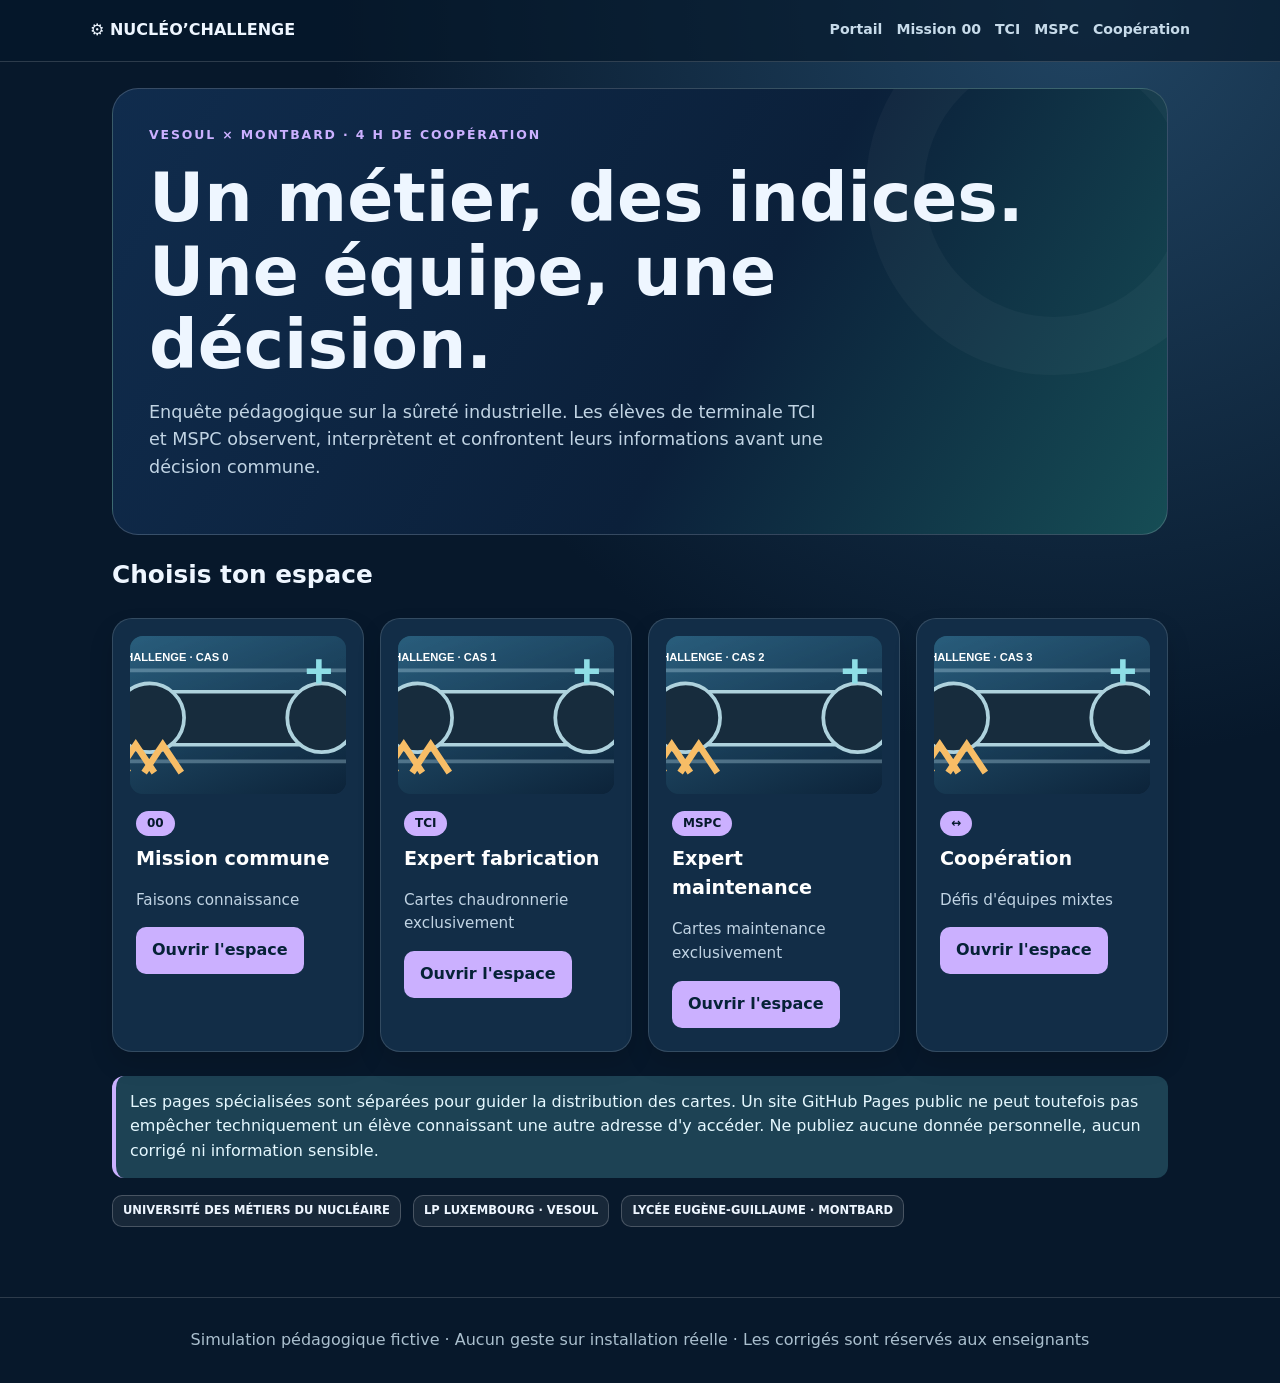
<file: index.html>
<!doctype html><html lang="fr"><head><meta charset="utf-8"><meta name="viewport" content="width=device-width,initial-scale=1"><title>Accueil – NUCLÉO’CHALLENGE</title><link rel="stylesheet" href="style.css"></head><body class="theme-accueil"><header><strong>⚙ NUCLÉO’CHALLENGE</strong><nav><a href="index.html">Portail</a><a href="accueil.html">Mission 00</a><a href="tci.html">TCI</a><a href="mspc.html">MSPC</a><a href="collectif.html">Coopération</a></nav></header><main><section class="hero"><div class="eyebrow">Vesoul × Montbard · 4 h de coopération</div><h1>Un métier, des indices.<br>Une équipe, une décision.</h1><p class="intro">Enquête pédagogique sur la sûreté industrielle. Les élèves de terminale TCI et MSPC observent, interprètent et confrontent leurs informations avant une décision commune.</p></section><h2>Choisis ton espace</h2><div class="cards"><article class="panel"><div class="scene"><svg viewBox="0 0 400 170" preserveAspectRatio="xMidYMid slice"><defs><linearGradient id="g0" x2="1" y2="1"><stop stop-color="#2e6686"/><stop offset="1" stop-color="#081b30"/></linearGradient></defs><rect width="400" height="170" fill="url(#g0)"/><g opacity=".37" stroke="#accddf" fill="none" stroke-width="4"><path d="M0 37H400M0 135H400M55 0V170M340 0V170"/><path d="M42 75H360M42 92H360" stroke-width="15"/></g><g fill="#172c3d" stroke="#aed2dd" stroke-width="4"><rect x="105" y="60" width="185" height="57" rx="18"/><circle cx="105" cy="88" r="37"/><circle cx="290" cy="88" r="37"/></g><g fill="none" stroke="#f7bd66" stroke-width="7"><path d="M42 147l20-30 20 30M70 147l20-30 20 30M99 147l20-30 20 30"/></g><path d="M287 25v26M274 38h26" stroke="#8edee6" stroke-width="6"/><text x="16" y="27" font-size="12" fill="white" font-weight="700" font-family="sans-serif">NUCLÉO’CHALLENGE · CAS 0</text></svg></div><div class="tag">00</div><h3>Mission commune</h3><p>Faisons connaissance</p><a class="btn" href="accueil.html">Ouvrir l'espace</a></article><article class="panel"><div class="scene"><svg viewBox="0 0 400 170" preserveAspectRatio="xMidYMid slice"><defs><linearGradient id="g1" x2="1" y2="1"><stop stop-color="#2e6686"/><stop offset="1" stop-color="#081b30"/></linearGradient></defs><rect width="400" height="170" fill="url(#g1)"/><g opacity=".37" stroke="#accddf" fill="none" stroke-width="4"><path d="M0 37H400M0 135H400M55 0V170M340 0V170"/><path d="M42 75H360M42 92H360" stroke-width="15"/></g><g fill="#172c3d" stroke="#aed2dd" stroke-width="4"><rect x="105" y="60" width="185" height="57" rx="18"/><circle cx="105" cy="88" r="37"/><circle cx="290" cy="88" r="37"/></g><g fill="none" stroke="#f7bd66" stroke-width="7"><path d="M42 147l20-30 20 30M70 147l20-30 20 30M99 147l20-30 20 30"/></g><path d="M287 25v26M274 38h26" stroke="#8edee6" stroke-width="6"/><text x="16" y="27" font-size="12" fill="white" font-weight="700" font-family="sans-serif">NUCLÉO’CHALLENGE · CAS 1</text></svg></div><div class="tag">TCI</div><h3>Expert fabrication</h3><p>Cartes chaudronnerie exclusivement</p><a class="btn" href="tci.html">Ouvrir l'espace</a></article><article class="panel"><div class="scene"><svg viewBox="0 0 400 170" preserveAspectRatio="xMidYMid slice"><defs><linearGradient id="g2" x2="1" y2="1"><stop stop-color="#2e6686"/><stop offset="1" stop-color="#081b30"/></linearGradient></defs><rect width="400" height="170" fill="url(#g2)"/><g opacity=".37" stroke="#accddf" fill="none" stroke-width="4"><path d="M0 37H400M0 135H400M55 0V170M340 0V170"/><path d="M42 75H360M42 92H360" stroke-width="15"/></g><g fill="#172c3d" stroke="#aed2dd" stroke-width="4"><rect x="105" y="60" width="185" height="57" rx="18"/><circle cx="105" cy="88" r="37"/><circle cx="290" cy="88" r="37"/></g><g fill="none" stroke="#f7bd66" stroke-width="7"><path d="M42 147l20-30 20 30M70 147l20-30 20 30M99 147l20-30 20 30"/></g><path d="M287 25v26M274 38h26" stroke="#8edee6" stroke-width="6"/><text x="16" y="27" font-size="12" fill="white" font-weight="700" font-family="sans-serif">NUCLÉO’CHALLENGE · CAS 2</text></svg></div><div class="tag">MSPC</div><h3>Expert maintenance</h3><p>Cartes maintenance exclusivement</p><a class="btn" href="mspc.html">Ouvrir l'espace</a></article><article class="panel"><div class="scene"><svg viewBox="0 0 400 170" preserveAspectRatio="xMidYMid slice"><defs><linearGradient id="g3" x2="1" y2="1"><stop stop-color="#2e6686"/><stop offset="1" stop-color="#081b30"/></linearGradient></defs><rect width="400" height="170" fill="url(#g3)"/><g opacity=".37" stroke="#accddf" fill="none" stroke-width="4"><path d="M0 37H400M0 135H400M55 0V170M340 0V170"/><path d="M42 75H360M42 92H360" stroke-width="15"/></g><g fill="#172c3d" stroke="#aed2dd" stroke-width="4"><rect x="105" y="60" width="185" height="57" rx="18"/><circle cx="105" cy="88" r="37"/><circle cx="290" cy="88" r="37"/></g><g fill="none" stroke="#f7bd66" stroke-width="7"><path d="M42 147l20-30 20 30M70 147l20-30 20 30M99 147l20-30 20 30"/></g><path d="M287 25v26M274 38h26" stroke="#8edee6" stroke-width="6"/><text x="16" y="27" font-size="12" fill="white" font-weight="700" font-family="sans-serif">NUCLÉO’CHALLENGE · CAS 3</text></svg></div><div class="tag">↔</div><h3>Coopération</h3><p>Défis d'équipes mixtes</p><a class="btn" href="collectif.html">Ouvrir l'espace</a></article></div><div class="notice">Les pages spécialisées sont séparées pour guider la distribution des cartes. Un site GitHub Pages public ne peut toutefois pas empêcher techniquement un élève connaissant une autre adresse d'y accéder. Ne publiez aucune donnée personnelle, aucun corrigé ni information sensible.</div><div class="logos"><span>UNIVERSITÉ DES MÉTIERS DU NUCLÉAIRE</span><span>LP LUXEMBOURG · VESOUL</span><span>LYCÉE EUGÈNE-GUILLAUME · MONTBARD</span></div></main><footer>Simulation pédagogique fictive · Aucun geste sur installation réelle · Les corrigés sont réservés aux enseignants</footer><script>function save(id){let fields=[...document.querySelectorAll('[data-save]')];let text='NUCLEO CHALLENGE - '+document.title+'\n\n'+fields.map(x=>x.dataset.save+': '+x.value).join('\n\n');let a=document.createElement('a');a.href=URL.createObjectURL(new Blob([text],{type:'text/plain;charset=utf-8'}));a.download=id+'-reponses.txt';a.click();setTimeout(()=>URL.revokeObjectURL(a.href),1500);}function check(id,ans){let el=document.getElementById(id),out=document.getElementById(id+'-result');out.textContent=el.value===ans?'Bonne réponse, justifiez votre choix.':'À discuter avec le groupe : appuyez votre réponse sur les faits observés.';};</script></body></html>
</file>
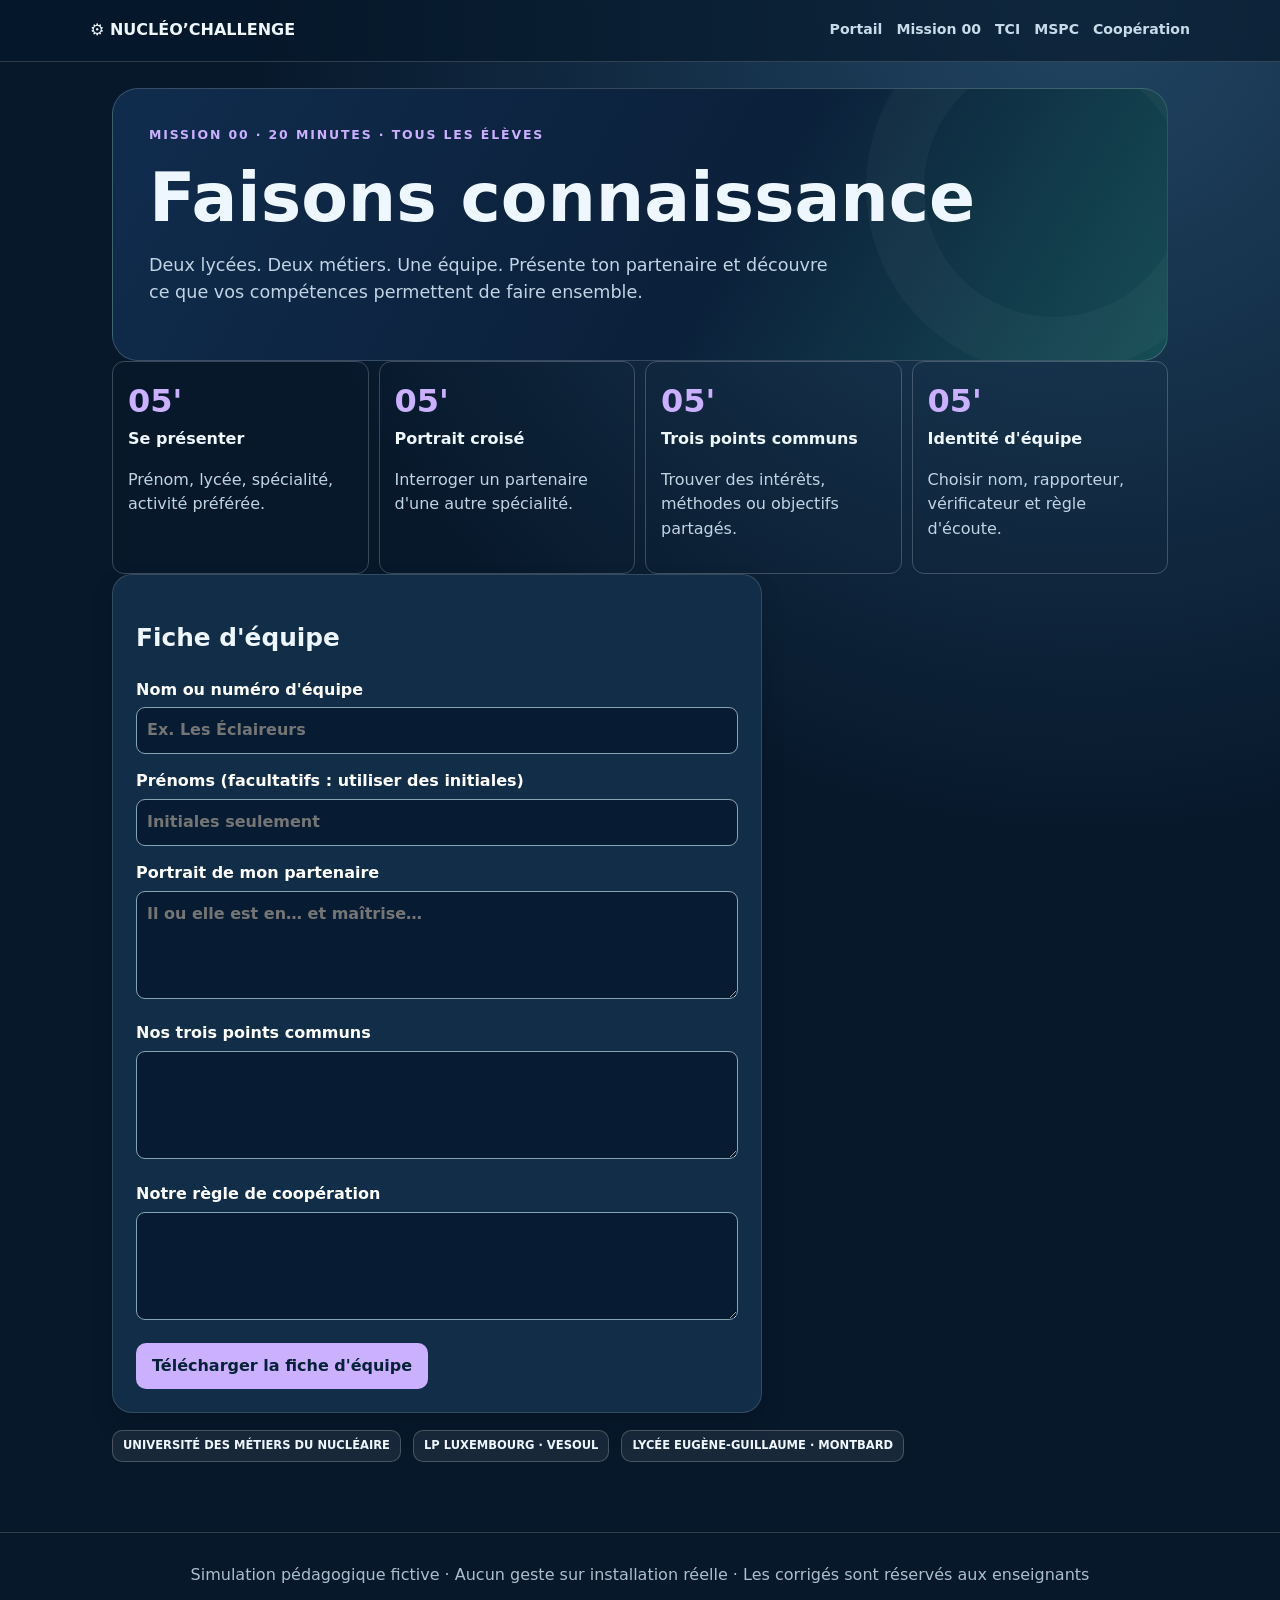
<file: accueil.html>
<!doctype html><html lang="fr"><head><meta charset="utf-8"><meta name="viewport" content="width=device-width,initial-scale=1"><title>Mission 00 – NUCLÉO’CHALLENGE</title><link rel="stylesheet" href="style.css"></head><body class="theme-accueil"><header><strong>⚙ NUCLÉO’CHALLENGE</strong><nav><a href="index.html">Portail</a><a href="accueil.html">Mission 00</a><a href="tci.html">TCI</a><a href="mspc.html">MSPC</a><a href="collectif.html">Coopération</a></nav></header><main><section class="hero"><div class="eyebrow">Mission 00 · 20 minutes · tous les élèves</div><h1>Faisons connaissance</h1><p class="intro">Deux lycées. Deux métiers. Une équipe. Présente ton partenaire et découvre ce que vos compétences permettent de faire ensemble.</p></section><div class="steps"><div class="step"><div class="number">05'</div><strong>Se présenter</strong><p>Prénom, lycée, spécialité, activité préférée.</p></div><div class="step"><div class="number">05'</div><strong>Portrait croisé</strong><p>Interroger un partenaire d'une autre spécialité.</p></div><div class="step"><div class="number">05'</div><strong>Trois points communs</strong><p>Trouver des intérêts, méthodes ou objectifs partagés.</p></div><div class="step"><div class="number">05'</div><strong>Identité d'équipe</strong><p>Choisir nom, rapporteur, vérificateur et règle d'écoute.</p></div></div><section class="panel wide"><h2>Fiche d'équipe</h2><label>Nom ou numéro d'équipe<input data-save="Équipe" placeholder="Ex. Les Éclaireurs"></label><label>Prénoms (facultatifs : utiliser des initiales)<input data-save="Membres" placeholder="Initiales seulement"></label><label>Portrait de mon partenaire<textarea data-save="Portrait croisé" placeholder="Il ou elle est en… et maîtrise…"></textarea></label><label>Nos trois points communs<textarea data-save="Points communs"></textarea></label><label>Notre règle de coopération<textarea data-save="Règle de coopération"></textarea></label><button onclick="save('mission-00')">Télécharger la fiche d'équipe</button></section><div class="logos"><span>UNIVERSITÉ DES MÉTIERS DU NUCLÉAIRE</span><span>LP LUXEMBOURG · VESOUL</span><span>LYCÉE EUGÈNE-GUILLAUME · MONTBARD</span></div></main><footer>Simulation pédagogique fictive · Aucun geste sur installation réelle · Les corrigés sont réservés aux enseignants</footer><script>function save(id){let fields=[...document.querySelectorAll('[data-save]')];let text='NUCLEO CHALLENGE - '+document.title+'\n\n'+fields.map(x=>x.dataset.save+': '+x.value).join('\n\n');let a=document.createElement('a');a.href=URL.createObjectURL(new Blob([text],{type:'text/plain;charset=utf-8'}));a.download=id+'-reponses.txt';a.click();setTimeout(()=>URL.revokeObjectURL(a.href),1500);}function check(id,ans){let el=document.getElementById(id),out=document.getElementById(id+'-result');out.textContent=el.value===ans?'Bonne réponse, justifiez votre choix.':'À discuter avec le groupe : appuyez votre réponse sur les faits observés.';};</script></body></html>
</file>
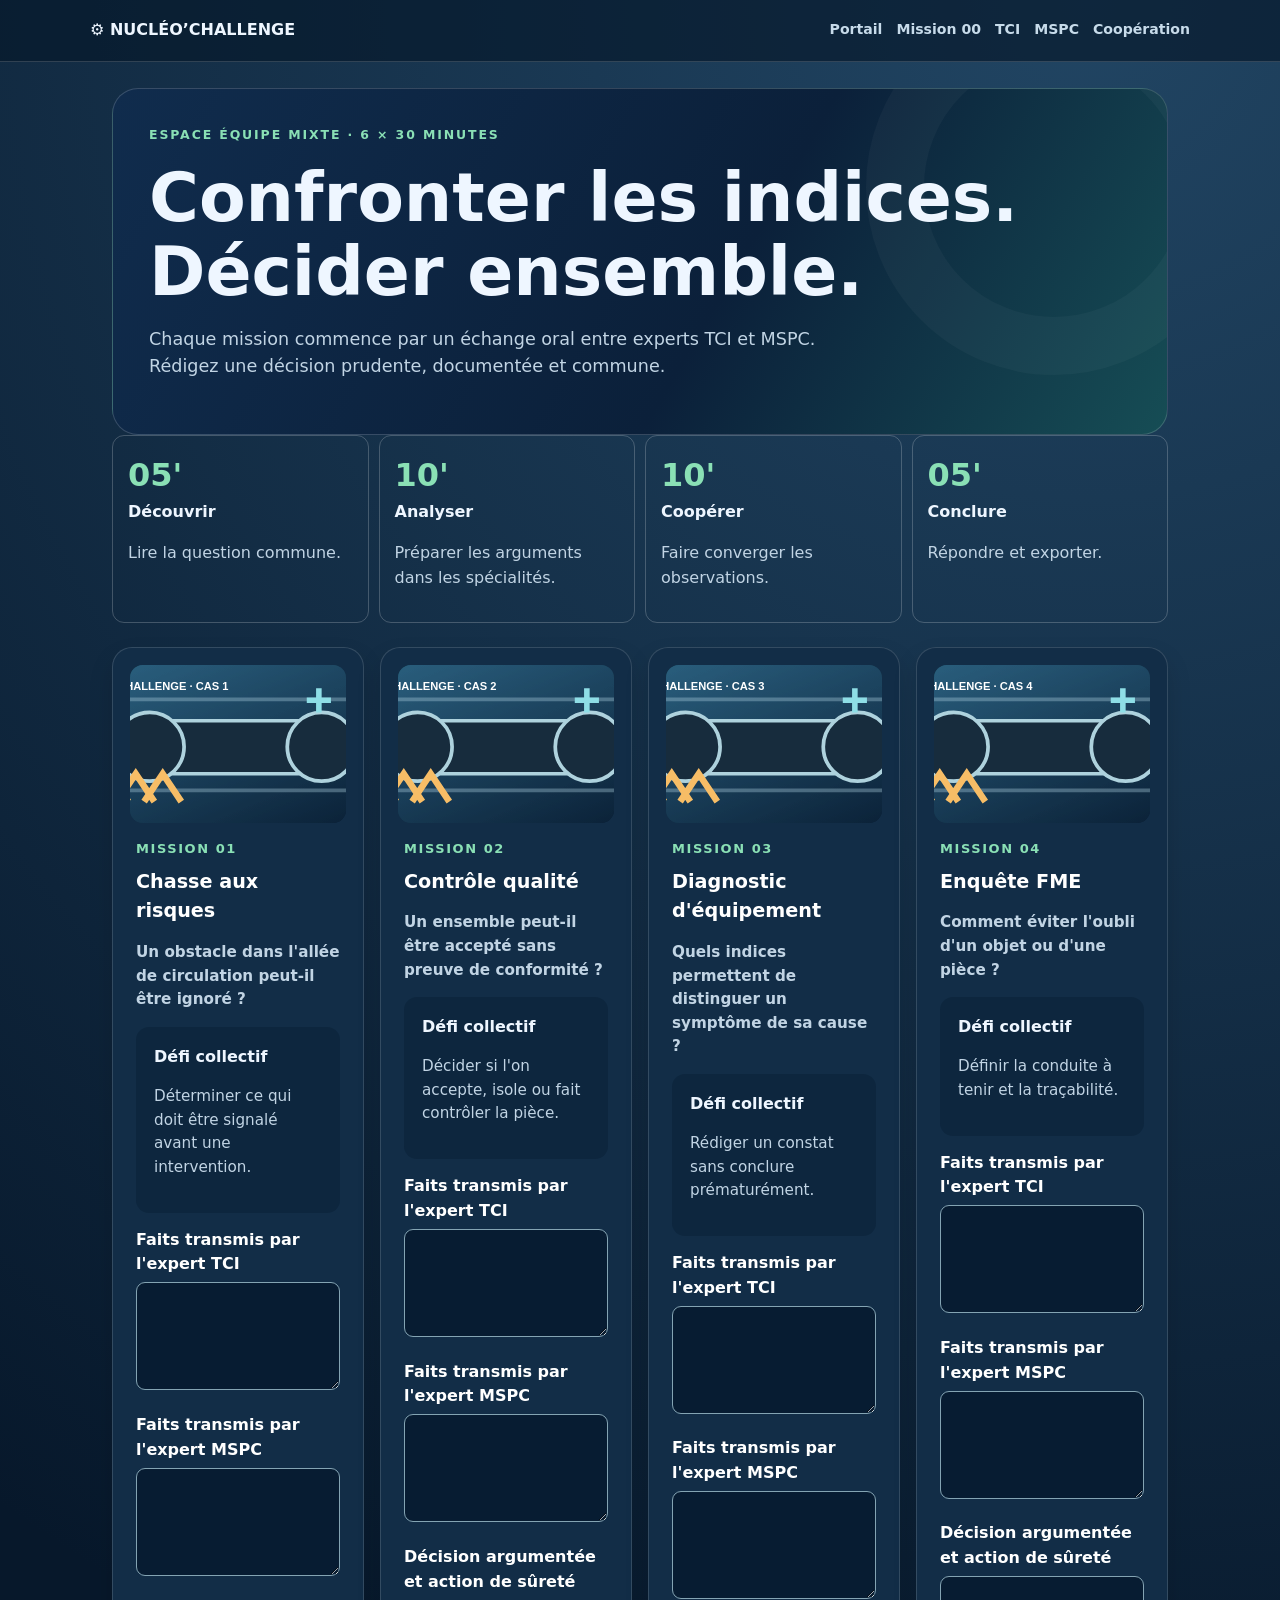
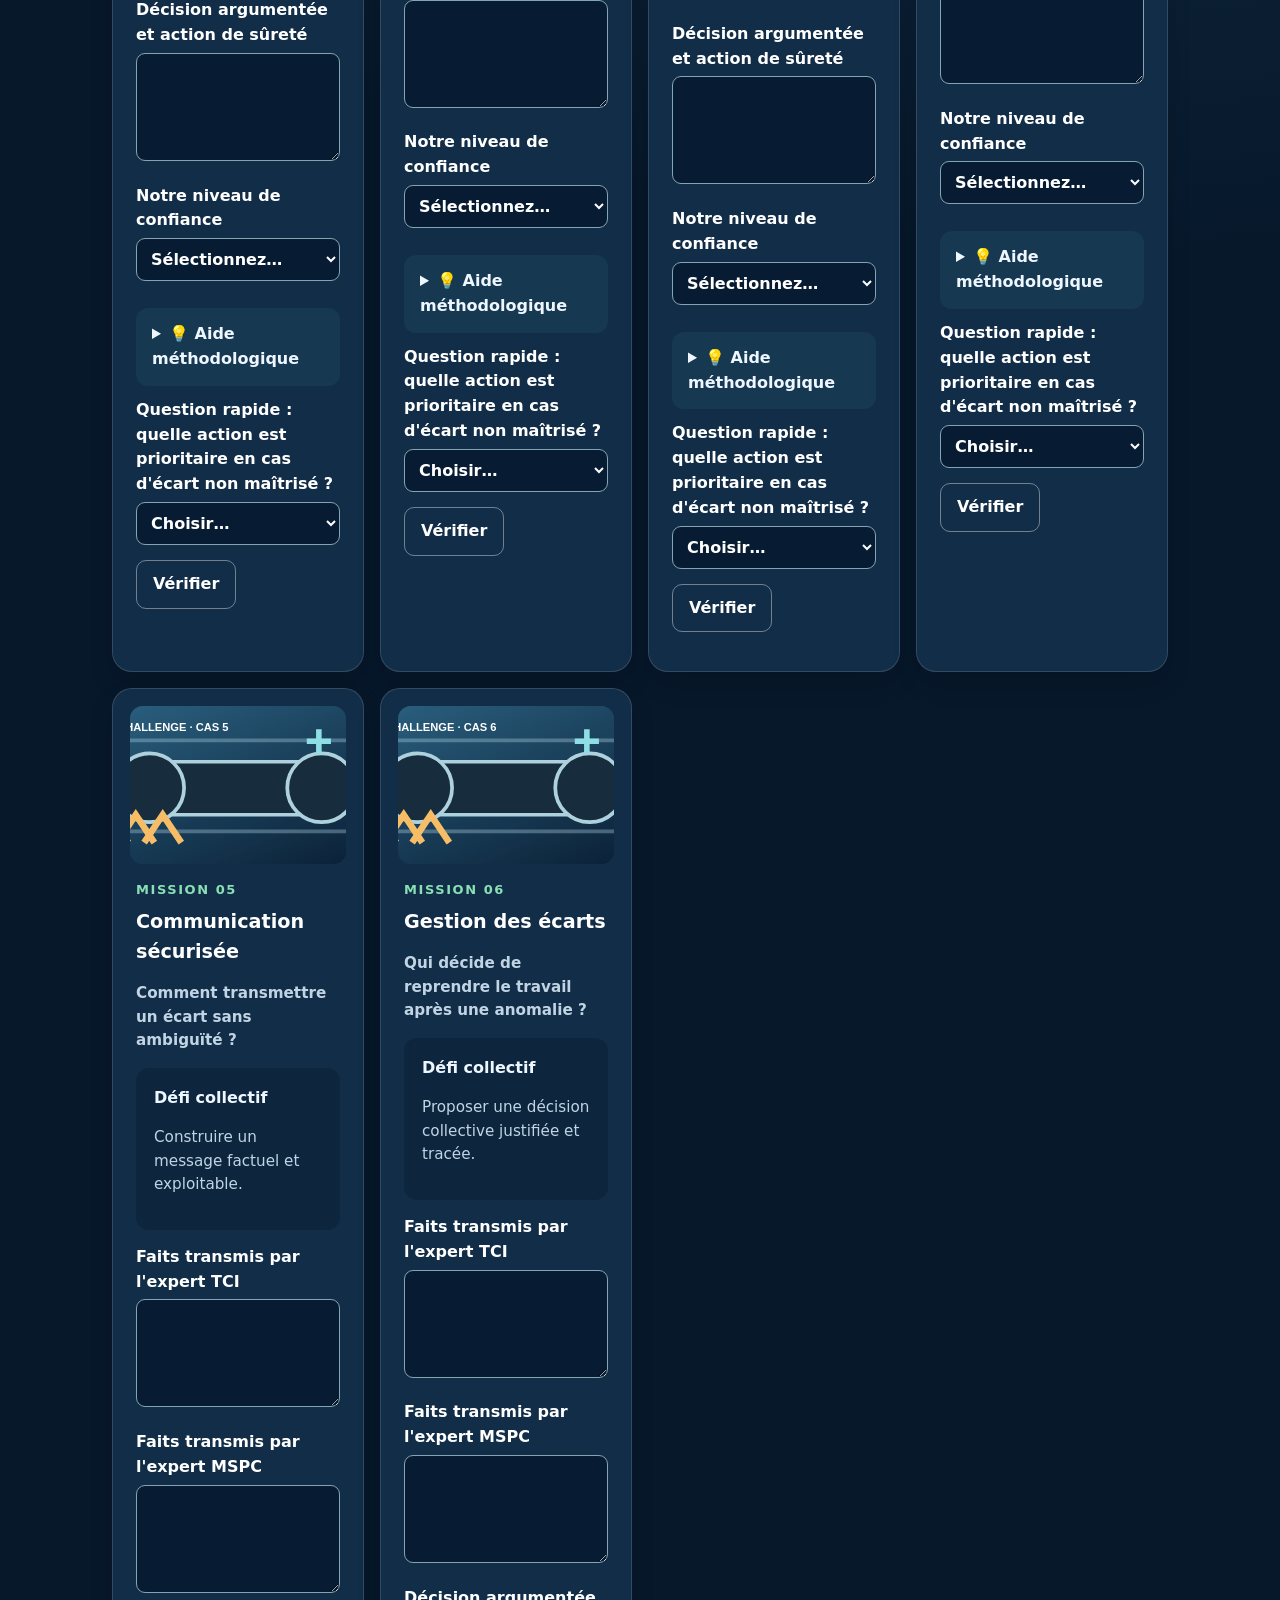
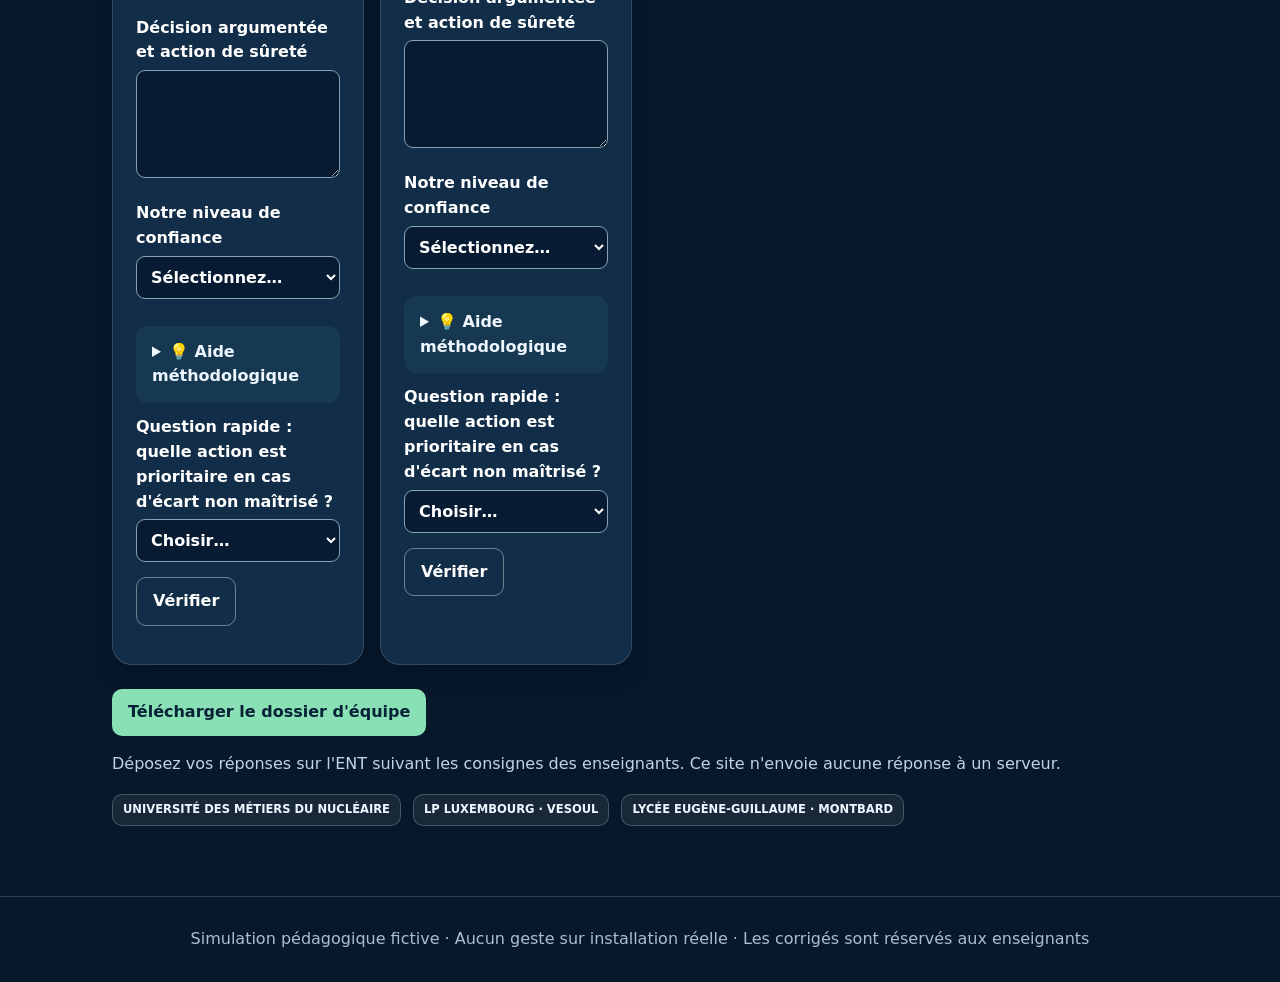
<file: collectif.html>
<!doctype html><html lang="fr"><head><meta charset="utf-8"><meta name="viewport" content="width=device-width,initial-scale=1"><title>Coopération – NUCLÉO’CHALLENGE</title><link rel="stylesheet" href="style.css"></head><body class="theme-collectif"><header><strong>⚙ NUCLÉO’CHALLENGE</strong><nav><a href="index.html">Portail</a><a href="accueil.html">Mission 00</a><a href="tci.html">TCI</a><a href="mspc.html">MSPC</a><a href="collectif.html">Coopération</a></nav></header><main><section class="hero"><div class="eyebrow">Espace équipe mixte · 6 × 30 minutes</div><h1>Confronter les indices.<br>Décider ensemble.</h1><p class="intro">Chaque mission commence par un échange oral entre experts TCI et MSPC. Rédigez une décision prudente, documentée et commune.</p></section><div class="steps"><div class="step"><div class="number">05'</div><strong>Découvrir</strong><p>Lire la question commune.</p></div><div class="step"><div class="number">10'</div><strong>Analyser</strong><p>Préparer les arguments dans les spécialités.</p></div><div class="step"><div class="number">10'</div><strong>Coopérer</strong><p>Faire converger les observations.</p></div><div class="step"><div class="number">05'</div><strong>Conclure</strong><p>Répondre et exporter.</p></div></div><div class="cards"><section class="panel"><div class="scene"><svg viewBox="0 0 400 170" preserveAspectRatio="xMidYMid slice"><defs><linearGradient id="g1" x2="1" y2="1"><stop stop-color="#2e6686"/><stop offset="1" stop-color="#081b30"/></linearGradient></defs><rect width="400" height="170" fill="url(#g1)"/><g opacity=".37" stroke="#accddf" fill="none" stroke-width="4"><path d="M0 37H400M0 135H400M55 0V170M340 0V170"/><path d="M42 75H360M42 92H360" stroke-width="15"/></g><g fill="#172c3d" stroke="#aed2dd" stroke-width="4"><rect x="105" y="60" width="185" height="57" rx="18"/><circle cx="105" cy="88" r="37"/><circle cx="290" cy="88" r="37"/></g><g fill="none" stroke="#f7bd66" stroke-width="7"><path d="M42 147l20-30 20 30M70 147l20-30 20 30M99 147l20-30 20 30"/></g><path d="M287 25v26M274 38h26" stroke="#8edee6" stroke-width="6"/><text x="16" y="27" font-size="12" fill="white" font-weight="700" font-family="sans-serif">NUCLÉO’CHALLENGE · CAS 1</text></svg></div><div class="cardnum">MISSION 01</div><h3>Chasse aux risques</h3><p><strong>Un obstacle dans l'allée de circulation peut-il être ignoré ?</strong></p><div class="question"><strong>Défi collectif</strong><p>Déterminer ce qui doit être signalé avant une intervention.</p></div><label>Faits transmis par l'expert TCI<textarea data-save="M1 faits TCI"></textarea></label><label>Faits transmis par l'expert MSPC<textarea data-save="M1 faits MSPC"></textarea></label><label>Décision argumentée et action de sûreté<textarea data-save="M1 décision"></textarea></label><label>Notre niveau de confiance<select data-save="M1 confiance"><option value="">Sélectionnez…</option><option>Confiance élevée : faits concordants</option><option>Confiance moyenne : contrôle complémentaire requis</option><option>Incertitude : arrêt et signalement</option></select></label><details><summary>💡 Aide méthodologique</summary><p>1. Décrire ce qui est observé, sans extrapoler. 2. Nommer ce qu'on ignore. 3. Proposer de signaler, isoler ou demander l'autorisation selon la procédure. 4. Tracer la décision.</p></details><label>Question rapide : quelle action est prioritaire en cas d'écart non maîtrisé ?<select id="q0"><option value="">Choisir…</option><option value="a">Continuer pour respecter le délai</option><option value="b">Signaler, sécuriser selon la procédure, attendre la décision autorisée</option><option value="c">Corriger seul sans consigner</option></select></label><button class="secondary" onclick="check('q0','b')">Vérifier</button><p class="result" id="q0-result" aria-live="polite"></p></section><section class="panel"><div class="scene"><svg viewBox="0 0 400 170" preserveAspectRatio="xMidYMid slice"><defs><linearGradient id="g2" x2="1" y2="1"><stop stop-color="#2e6686"/><stop offset="1" stop-color="#081b30"/></linearGradient></defs><rect width="400" height="170" fill="url(#g2)"/><g opacity=".37" stroke="#accddf" fill="none" stroke-width="4"><path d="M0 37H400M0 135H400M55 0V170M340 0V170"/><path d="M42 75H360M42 92H360" stroke-width="15"/></g><g fill="#172c3d" stroke="#aed2dd" stroke-width="4"><rect x="105" y="60" width="185" height="57" rx="18"/><circle cx="105" cy="88" r="37"/><circle cx="290" cy="88" r="37"/></g><g fill="none" stroke="#f7bd66" stroke-width="7"><path d="M42 147l20-30 20 30M70 147l20-30 20 30M99 147l20-30 20 30"/></g><path d="M287 25v26M274 38h26" stroke="#8edee6" stroke-width="6"/><text x="16" y="27" font-size="12" fill="white" font-weight="700" font-family="sans-serif">NUCLÉO’CHALLENGE · CAS 2</text></svg></div><div class="cardnum">MISSION 02</div><h3>Contrôle qualité</h3><p><strong>Un ensemble peut-il être accepté sans preuve de conformité ?</strong></p><div class="question"><strong>Défi collectif</strong><p>Décider si l'on accepte, isole ou fait contrôler la pièce.</p></div><label>Faits transmis par l'expert TCI<textarea data-save="M2 faits TCI"></textarea></label><label>Faits transmis par l'expert MSPC<textarea data-save="M2 faits MSPC"></textarea></label><label>Décision argumentée et action de sûreté<textarea data-save="M2 décision"></textarea></label><label>Notre niveau de confiance<select data-save="M2 confiance"><option value="">Sélectionnez…</option><option>Confiance élevée : faits concordants</option><option>Confiance moyenne : contrôle complémentaire requis</option><option>Incertitude : arrêt et signalement</option></select></label><details><summary>💡 Aide méthodologique</summary><p>1. Décrire ce qui est observé, sans extrapoler. 2. Nommer ce qu'on ignore. 3. Proposer de signaler, isoler ou demander l'autorisation selon la procédure. 4. Tracer la décision.</p></details><label>Question rapide : quelle action est prioritaire en cas d'écart non maîtrisé ?<select id="q1"><option value="">Choisir…</option><option value="a">Continuer pour respecter le délai</option><option value="b">Signaler, sécuriser selon la procédure, attendre la décision autorisée</option><option value="c">Corriger seul sans consigner</option></select></label><button class="secondary" onclick="check('q1','b')">Vérifier</button><p class="result" id="q1-result" aria-live="polite"></p></section><section class="panel"><div class="scene"><svg viewBox="0 0 400 170" preserveAspectRatio="xMidYMid slice"><defs><linearGradient id="g3" x2="1" y2="1"><stop stop-color="#2e6686"/><stop offset="1" stop-color="#081b30"/></linearGradient></defs><rect width="400" height="170" fill="url(#g3)"/><g opacity=".37" stroke="#accddf" fill="none" stroke-width="4"><path d="M0 37H400M0 135H400M55 0V170M340 0V170"/><path d="M42 75H360M42 92H360" stroke-width="15"/></g><g fill="#172c3d" stroke="#aed2dd" stroke-width="4"><rect x="105" y="60" width="185" height="57" rx="18"/><circle cx="105" cy="88" r="37"/><circle cx="290" cy="88" r="37"/></g><g fill="none" stroke="#f7bd66" stroke-width="7"><path d="M42 147l20-30 20 30M70 147l20-30 20 30M99 147l20-30 20 30"/></g><path d="M287 25v26M274 38h26" stroke="#8edee6" stroke-width="6"/><text x="16" y="27" font-size="12" fill="white" font-weight="700" font-family="sans-serif">NUCLÉO’CHALLENGE · CAS 3</text></svg></div><div class="cardnum">MISSION 03</div><h3>Diagnostic d'équipement</h3><p><strong>Quels indices permettent de distinguer un symptôme de sa cause ?</strong></p><div class="question"><strong>Défi collectif</strong><p>Rédiger un constat sans conclure prématurément.</p></div><label>Faits transmis par l'expert TCI<textarea data-save="M3 faits TCI"></textarea></label><label>Faits transmis par l'expert MSPC<textarea data-save="M3 faits MSPC"></textarea></label><label>Décision argumentée et action de sûreté<textarea data-save="M3 décision"></textarea></label><label>Notre niveau de confiance<select data-save="M3 confiance"><option value="">Sélectionnez…</option><option>Confiance élevée : faits concordants</option><option>Confiance moyenne : contrôle complémentaire requis</option><option>Incertitude : arrêt et signalement</option></select></label><details><summary>💡 Aide méthodologique</summary><p>1. Décrire ce qui est observé, sans extrapoler. 2. Nommer ce qu'on ignore. 3. Proposer de signaler, isoler ou demander l'autorisation selon la procédure. 4. Tracer la décision.</p></details><label>Question rapide : quelle action est prioritaire en cas d'écart non maîtrisé ?<select id="q2"><option value="">Choisir…</option><option value="a">Continuer pour respecter le délai</option><option value="b">Signaler, sécuriser selon la procédure, attendre la décision autorisée</option><option value="c">Corriger seul sans consigner</option></select></label><button class="secondary" onclick="check('q2','b')">Vérifier</button><p class="result" id="q2-result" aria-live="polite"></p></section><section class="panel"><div class="scene"><svg viewBox="0 0 400 170" preserveAspectRatio="xMidYMid slice"><defs><linearGradient id="g4" x2="1" y2="1"><stop stop-color="#2e6686"/><stop offset="1" stop-color="#081b30"/></linearGradient></defs><rect width="400" height="170" fill="url(#g4)"/><g opacity=".37" stroke="#accddf" fill="none" stroke-width="4"><path d="M0 37H400M0 135H400M55 0V170M340 0V170"/><path d="M42 75H360M42 92H360" stroke-width="15"/></g><g fill="#172c3d" stroke="#aed2dd" stroke-width="4"><rect x="105" y="60" width="185" height="57" rx="18"/><circle cx="105" cy="88" r="37"/><circle cx="290" cy="88" r="37"/></g><g fill="none" stroke="#f7bd66" stroke-width="7"><path d="M42 147l20-30 20 30M70 147l20-30 20 30M99 147l20-30 20 30"/></g><path d="M287 25v26M274 38h26" stroke="#8edee6" stroke-width="6"/><text x="16" y="27" font-size="12" fill="white" font-weight="700" font-family="sans-serif">NUCLÉO’CHALLENGE · CAS 4</text></svg></div><div class="cardnum">MISSION 04</div><h3>Enquête FME</h3><p><strong>Comment éviter l'oubli d'un objet ou d'une pièce ?</strong></p><div class="question"><strong>Défi collectif</strong><p>Définir la conduite à tenir et la traçabilité.</p></div><label>Faits transmis par l'expert TCI<textarea data-save="M4 faits TCI"></textarea></label><label>Faits transmis par l'expert MSPC<textarea data-save="M4 faits MSPC"></textarea></label><label>Décision argumentée et action de sûreté<textarea data-save="M4 décision"></textarea></label><label>Notre niveau de confiance<select data-save="M4 confiance"><option value="">Sélectionnez…</option><option>Confiance élevée : faits concordants</option><option>Confiance moyenne : contrôle complémentaire requis</option><option>Incertitude : arrêt et signalement</option></select></label><details><summary>💡 Aide méthodologique</summary><p>1. Décrire ce qui est observé, sans extrapoler. 2. Nommer ce qu'on ignore. 3. Proposer de signaler, isoler ou demander l'autorisation selon la procédure. 4. Tracer la décision.</p></details><label>Question rapide : quelle action est prioritaire en cas d'écart non maîtrisé ?<select id="q3"><option value="">Choisir…</option><option value="a">Continuer pour respecter le délai</option><option value="b">Signaler, sécuriser selon la procédure, attendre la décision autorisée</option><option value="c">Corriger seul sans consigner</option></select></label><button class="secondary" onclick="check('q3','b')">Vérifier</button><p class="result" id="q3-result" aria-live="polite"></p></section><section class="panel"><div class="scene"><svg viewBox="0 0 400 170" preserveAspectRatio="xMidYMid slice"><defs><linearGradient id="g5" x2="1" y2="1"><stop stop-color="#2e6686"/><stop offset="1" stop-color="#081b30"/></linearGradient></defs><rect width="400" height="170" fill="url(#g5)"/><g opacity=".37" stroke="#accddf" fill="none" stroke-width="4"><path d="M0 37H400M0 135H400M55 0V170M340 0V170"/><path d="M42 75H360M42 92H360" stroke-width="15"/></g><g fill="#172c3d" stroke="#aed2dd" stroke-width="4"><rect x="105" y="60" width="185" height="57" rx="18"/><circle cx="105" cy="88" r="37"/><circle cx="290" cy="88" r="37"/></g><g fill="none" stroke="#f7bd66" stroke-width="7"><path d="M42 147l20-30 20 30M70 147l20-30 20 30M99 147l20-30 20 30"/></g><path d="M287 25v26M274 38h26" stroke="#8edee6" stroke-width="6"/><text x="16" y="27" font-size="12" fill="white" font-weight="700" font-family="sans-serif">NUCLÉO’CHALLENGE · CAS 5</text></svg></div><div class="cardnum">MISSION 05</div><h3>Communication sécurisée</h3><p><strong>Comment transmettre un écart sans ambiguïté ?</strong></p><div class="question"><strong>Défi collectif</strong><p>Construire un message factuel et exploitable.</p></div><label>Faits transmis par l'expert TCI<textarea data-save="M5 faits TCI"></textarea></label><label>Faits transmis par l'expert MSPC<textarea data-save="M5 faits MSPC"></textarea></label><label>Décision argumentée et action de sûreté<textarea data-save="M5 décision"></textarea></label><label>Notre niveau de confiance<select data-save="M5 confiance"><option value="">Sélectionnez…</option><option>Confiance élevée : faits concordants</option><option>Confiance moyenne : contrôle complémentaire requis</option><option>Incertitude : arrêt et signalement</option></select></label><details><summary>💡 Aide méthodologique</summary><p>1. Décrire ce qui est observé, sans extrapoler. 2. Nommer ce qu'on ignore. 3. Proposer de signaler, isoler ou demander l'autorisation selon la procédure. 4. Tracer la décision.</p></details><label>Question rapide : quelle action est prioritaire en cas d'écart non maîtrisé ?<select id="q4"><option value="">Choisir…</option><option value="a">Continuer pour respecter le délai</option><option value="b">Signaler, sécuriser selon la procédure, attendre la décision autorisée</option><option value="c">Corriger seul sans consigner</option></select></label><button class="secondary" onclick="check('q4','b')">Vérifier</button><p class="result" id="q4-result" aria-live="polite"></p></section><section class="panel"><div class="scene"><svg viewBox="0 0 400 170" preserveAspectRatio="xMidYMid slice"><defs><linearGradient id="g6" x2="1" y2="1"><stop stop-color="#2e6686"/><stop offset="1" stop-color="#081b30"/></linearGradient></defs><rect width="400" height="170" fill="url(#g6)"/><g opacity=".37" stroke="#accddf" fill="none" stroke-width="4"><path d="M0 37H400M0 135H400M55 0V170M340 0V170"/><path d="M42 75H360M42 92H360" stroke-width="15"/></g><g fill="#172c3d" stroke="#aed2dd" stroke-width="4"><rect x="105" y="60" width="185" height="57" rx="18"/><circle cx="105" cy="88" r="37"/><circle cx="290" cy="88" r="37"/></g><g fill="none" stroke="#f7bd66" stroke-width="7"><path d="M42 147l20-30 20 30M70 147l20-30 20 30M99 147l20-30 20 30"/></g><path d="M287 25v26M274 38h26" stroke="#8edee6" stroke-width="6"/><text x="16" y="27" font-size="12" fill="white" font-weight="700" font-family="sans-serif">NUCLÉO’CHALLENGE · CAS 6</text></svg></div><div class="cardnum">MISSION 06</div><h3>Gestion des écarts</h3><p><strong>Qui décide de reprendre le travail après une anomalie ?</strong></p><div class="question"><strong>Défi collectif</strong><p>Proposer une décision collective justifiée et tracée.</p></div><label>Faits transmis par l'expert TCI<textarea data-save="M6 faits TCI"></textarea></label><label>Faits transmis par l'expert MSPC<textarea data-save="M6 faits MSPC"></textarea></label><label>Décision argumentée et action de sûreté<textarea data-save="M6 décision"></textarea></label><label>Notre niveau de confiance<select data-save="M6 confiance"><option value="">Sélectionnez…</option><option>Confiance élevée : faits concordants</option><option>Confiance moyenne : contrôle complémentaire requis</option><option>Incertitude : arrêt et signalement</option></select></label><details><summary>💡 Aide méthodologique</summary><p>1. Décrire ce qui est observé, sans extrapoler. 2. Nommer ce qu'on ignore. 3. Proposer de signaler, isoler ou demander l'autorisation selon la procédure. 4. Tracer la décision.</p></details><label>Question rapide : quelle action est prioritaire en cas d'écart non maîtrisé ?<select id="q5"><option value="">Choisir…</option><option value="a">Continuer pour respecter le délai</option><option value="b">Signaler, sécuriser selon la procédure, attendre la décision autorisée</option><option value="c">Corriger seul sans consigner</option></select></label><button class="secondary" onclick="check('q5','b')">Vérifier</button><p class="result" id="q5-result" aria-live="polite"></p></section></div><button onclick="save('equipes-mixtes')">Télécharger le dossier d'équipe</button><p>Déposez vos réponses sur l'ENT suivant les consignes des enseignants. Ce site n'envoie aucune réponse à un serveur.</p><div class="logos"><span>UNIVERSITÉ DES MÉTIERS DU NUCLÉAIRE</span><span>LP LUXEMBOURG · VESOUL</span><span>LYCÉE EUGÈNE-GUILLAUME · MONTBARD</span></div></main><footer>Simulation pédagogique fictive · Aucun geste sur installation réelle · Les corrigés sont réservés aux enseignants</footer><script>function save(id){let fields=[...document.querySelectorAll('[data-save]')];let text='NUCLEO CHALLENGE - '+document.title+'\n\n'+fields.map(x=>x.dataset.save+': '+x.value).join('\n\n');let a=document.createElement('a');a.href=URL.createObjectURL(new Blob([text],{type:'text/plain;charset=utf-8'}));a.download=id+'-reponses.txt';a.click();setTimeout(()=>URL.revokeObjectURL(a.href),1500);}function check(id,ans){let el=document.getElementById(id),out=document.getElementById(id+'-result');out.textContent=el.value===ans?'Bonne réponse, justifiez votre choix.':'À discuter avec le groupe : appuyez votre réponse sur les faits observés.';};</script></body></html>
</file>
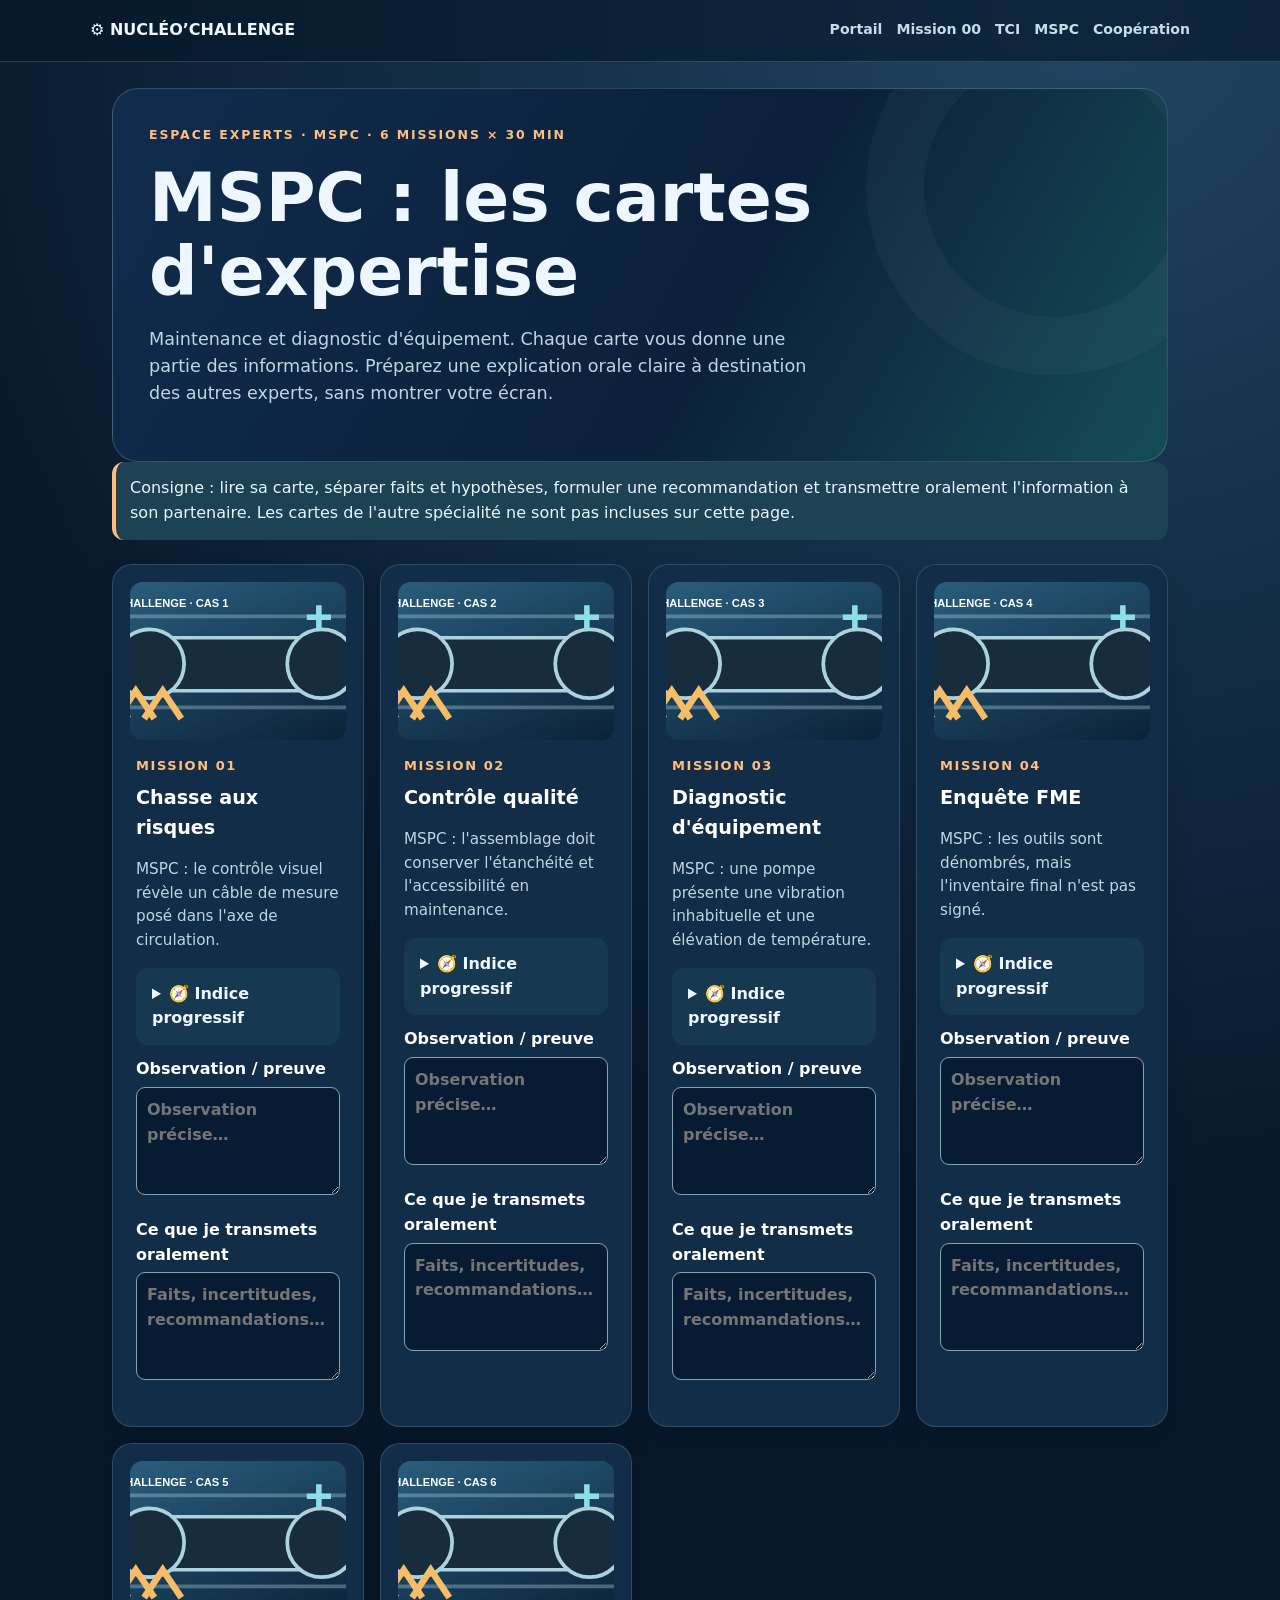
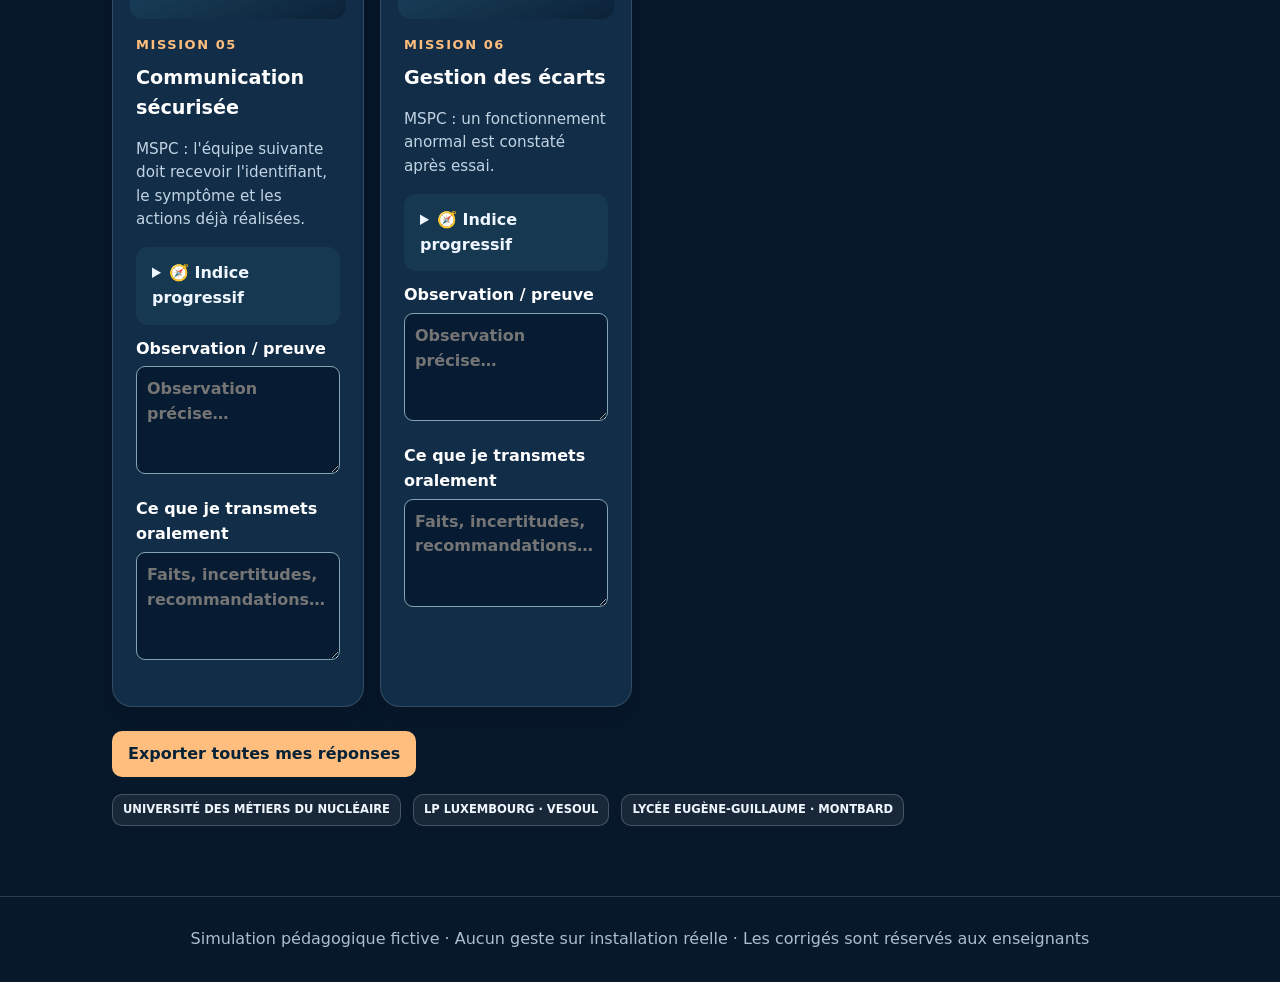
<file: mspc.html>
<!doctype html><html lang="fr"><head><meta charset="utf-8"><meta name="viewport" content="width=device-width,initial-scale=1"><title>Experts MSPC – NUCLÉO’CHALLENGE</title><link rel="stylesheet" href="style.css"></head><body class="theme-mspc"><header><strong>⚙ NUCLÉO’CHALLENGE</strong><nav><a href="index.html">Portail</a><a href="accueil.html">Mission 00</a><a href="tci.html">TCI</a><a href="mspc.html">MSPC</a><a href="collectif.html">Coopération</a></nav></header><main><section class="hero"><div class="eyebrow">Espace experts · MSPC · 6 missions × 30 min</div><h1>MSPC : les cartes d'expertise</h1><p class="intro">Maintenance et diagnostic d'équipement. Chaque carte vous donne une partie des informations. Préparez une explication orale claire à destination des autres experts, sans montrer votre écran.</p></section><div class="notice">Consigne : lire sa carte, séparer faits et hypothèses, formuler une recommandation et transmettre oralement l'information à son partenaire. Les cartes de l'autre spécialité ne sont pas incluses sur cette page.</div><div class="cards"><article class="panel"><div class="scene"><svg viewBox="0 0 400 170" preserveAspectRatio="xMidYMid slice"><defs><linearGradient id="g1" x2="1" y2="1"><stop stop-color="#2e6686"/><stop offset="1" stop-color="#081b30"/></linearGradient></defs><rect width="400" height="170" fill="url(#g1)"/><g opacity=".37" stroke="#accddf" fill="none" stroke-width="4"><path d="M0 37H400M0 135H400M55 0V170M340 0V170"/><path d="M42 75H360M42 92H360" stroke-width="15"/></g><g fill="#172c3d" stroke="#aed2dd" stroke-width="4"><rect x="105" y="60" width="185" height="57" rx="18"/><circle cx="105" cy="88" r="37"/><circle cx="290" cy="88" r="37"/></g><g fill="none" stroke="#f7bd66" stroke-width="7"><path d="M42 147l20-30 20 30M70 147l20-30 20 30M99 147l20-30 20 30"/></g><path d="M287 25v26M274 38h26" stroke="#8edee6" stroke-width="6"/><text x="16" y="27" font-size="12" fill="white" font-weight="700" font-family="sans-serif">NUCLÉO’CHALLENGE · CAS 1</text></svg></div><div class="cardnum">MISSION 01</div><h3>Chasse aux risques</h3><p>MSPC : le contrôle visuel révèle un câble de mesure posé dans l'axe de circulation.</p><details><summary>🧭 Indice progressif</summary><p>Quels symptômes sont observables et quels contrôles sont autorisés ?</p></details><label>Observation / preuve<textarea data-save="M1 observation" placeholder="Observation précise…"></textarea></label><label>Ce que je transmets oralement<textarea data-save="M1 transmission" placeholder="Faits, incertitudes, recommandations…"></textarea></label></article><article class="panel"><div class="scene"><svg viewBox="0 0 400 170" preserveAspectRatio="xMidYMid slice"><defs><linearGradient id="g2" x2="1" y2="1"><stop stop-color="#2e6686"/><stop offset="1" stop-color="#081b30"/></linearGradient></defs><rect width="400" height="170" fill="url(#g2)"/><g opacity=".37" stroke="#accddf" fill="none" stroke-width="4"><path d="M0 37H400M0 135H400M55 0V170M340 0V170"/><path d="M42 75H360M42 92H360" stroke-width="15"/></g><g fill="#172c3d" stroke="#aed2dd" stroke-width="4"><rect x="105" y="60" width="185" height="57" rx="18"/><circle cx="105" cy="88" r="37"/><circle cx="290" cy="88" r="37"/></g><g fill="none" stroke="#f7bd66" stroke-width="7"><path d="M42 147l20-30 20 30M70 147l20-30 20 30M99 147l20-30 20 30"/></g><path d="M287 25v26M274 38h26" stroke="#8edee6" stroke-width="6"/><text x="16" y="27" font-size="12" fill="white" font-weight="700" font-family="sans-serif">NUCLÉO’CHALLENGE · CAS 2</text></svg></div><div class="cardnum">MISSION 02</div><h3>Contrôle qualité</h3><p>MSPC : l'assemblage doit conserver l'étanchéité et l'accessibilité en maintenance.</p><details><summary>🧭 Indice progressif</summary><p>Quels symptômes sont observables et quels contrôles sont autorisés ?</p></details><label>Observation / preuve<textarea data-save="M2 observation" placeholder="Observation précise…"></textarea></label><label>Ce que je transmets oralement<textarea data-save="M2 transmission" placeholder="Faits, incertitudes, recommandations…"></textarea></label></article><article class="panel"><div class="scene"><svg viewBox="0 0 400 170" preserveAspectRatio="xMidYMid slice"><defs><linearGradient id="g3" x2="1" y2="1"><stop stop-color="#2e6686"/><stop offset="1" stop-color="#081b30"/></linearGradient></defs><rect width="400" height="170" fill="url(#g3)"/><g opacity=".37" stroke="#accddf" fill="none" stroke-width="4"><path d="M0 37H400M0 135H400M55 0V170M340 0V170"/><path d="M42 75H360M42 92H360" stroke-width="15"/></g><g fill="#172c3d" stroke="#aed2dd" stroke-width="4"><rect x="105" y="60" width="185" height="57" rx="18"/><circle cx="105" cy="88" r="37"/><circle cx="290" cy="88" r="37"/></g><g fill="none" stroke="#f7bd66" stroke-width="7"><path d="M42 147l20-30 20 30M70 147l20-30 20 30M99 147l20-30 20 30"/></g><path d="M287 25v26M274 38h26" stroke="#8edee6" stroke-width="6"/><text x="16" y="27" font-size="12" fill="white" font-weight="700" font-family="sans-serif">NUCLÉO’CHALLENGE · CAS 3</text></svg></div><div class="cardnum">MISSION 03</div><h3>Diagnostic d'équipement</h3><p>MSPC : une pompe présente une vibration inhabituelle et une élévation de température.</p><details><summary>🧭 Indice progressif</summary><p>Quels symptômes sont observables et quels contrôles sont autorisés ?</p></details><label>Observation / preuve<textarea data-save="M3 observation" placeholder="Observation précise…"></textarea></label><label>Ce que je transmets oralement<textarea data-save="M3 transmission" placeholder="Faits, incertitudes, recommandations…"></textarea></label></article><article class="panel"><div class="scene"><svg viewBox="0 0 400 170" preserveAspectRatio="xMidYMid slice"><defs><linearGradient id="g4" x2="1" y2="1"><stop stop-color="#2e6686"/><stop offset="1" stop-color="#081b30"/></linearGradient></defs><rect width="400" height="170" fill="url(#g4)"/><g opacity=".37" stroke="#accddf" fill="none" stroke-width="4"><path d="M0 37H400M0 135H400M55 0V170M340 0V170"/><path d="M42 75H360M42 92H360" stroke-width="15"/></g><g fill="#172c3d" stroke="#aed2dd" stroke-width="4"><rect x="105" y="60" width="185" height="57" rx="18"/><circle cx="105" cy="88" r="37"/><circle cx="290" cy="88" r="37"/></g><g fill="none" stroke="#f7bd66" stroke-width="7"><path d="M42 147l20-30 20 30M70 147l20-30 20 30M99 147l20-30 20 30"/></g><path d="M287 25v26M274 38h26" stroke="#8edee6" stroke-width="6"/><text x="16" y="27" font-size="12" fill="white" font-weight="700" font-family="sans-serif">NUCLÉO’CHALLENGE · CAS 4</text></svg></div><div class="cardnum">MISSION 04</div><h3>Enquête FME</h3><p>MSPC : les outils sont dénombrés, mais l'inventaire final n'est pas signé.</p><details><summary>🧭 Indice progressif</summary><p>Quels symptômes sont observables et quels contrôles sont autorisés ?</p></details><label>Observation / preuve<textarea data-save="M4 observation" placeholder="Observation précise…"></textarea></label><label>Ce que je transmets oralement<textarea data-save="M4 transmission" placeholder="Faits, incertitudes, recommandations…"></textarea></label></article><article class="panel"><div class="scene"><svg viewBox="0 0 400 170" preserveAspectRatio="xMidYMid slice"><defs><linearGradient id="g5" x2="1" y2="1"><stop stop-color="#2e6686"/><stop offset="1" stop-color="#081b30"/></linearGradient></defs><rect width="400" height="170" fill="url(#g5)"/><g opacity=".37" stroke="#accddf" fill="none" stroke-width="4"><path d="M0 37H400M0 135H400M55 0V170M340 0V170"/><path d="M42 75H360M42 92H360" stroke-width="15"/></g><g fill="#172c3d" stroke="#aed2dd" stroke-width="4"><rect x="105" y="60" width="185" height="57" rx="18"/><circle cx="105" cy="88" r="37"/><circle cx="290" cy="88" r="37"/></g><g fill="none" stroke="#f7bd66" stroke-width="7"><path d="M42 147l20-30 20 30M70 147l20-30 20 30M99 147l20-30 20 30"/></g><path d="M287 25v26M274 38h26" stroke="#8edee6" stroke-width="6"/><text x="16" y="27" font-size="12" fill="white" font-weight="700" font-family="sans-serif">NUCLÉO’CHALLENGE · CAS 5</text></svg></div><div class="cardnum">MISSION 05</div><h3>Communication sécurisée</h3><p>MSPC : l'équipe suivante doit recevoir l'identifiant, le symptôme et les actions déjà réalisées.</p><details><summary>🧭 Indice progressif</summary><p>Quels symptômes sont observables et quels contrôles sont autorisés ?</p></details><label>Observation / preuve<textarea data-save="M5 observation" placeholder="Observation précise…"></textarea></label><label>Ce que je transmets oralement<textarea data-save="M5 transmission" placeholder="Faits, incertitudes, recommandations…"></textarea></label></article><article class="panel"><div class="scene"><svg viewBox="0 0 400 170" preserveAspectRatio="xMidYMid slice"><defs><linearGradient id="g6" x2="1" y2="1"><stop stop-color="#2e6686"/><stop offset="1" stop-color="#081b30"/></linearGradient></defs><rect width="400" height="170" fill="url(#g6)"/><g opacity=".37" stroke="#accddf" fill="none" stroke-width="4"><path d="M0 37H400M0 135H400M55 0V170M340 0V170"/><path d="M42 75H360M42 92H360" stroke-width="15"/></g><g fill="#172c3d" stroke="#aed2dd" stroke-width="4"><rect x="105" y="60" width="185" height="57" rx="18"/><circle cx="105" cy="88" r="37"/><circle cx="290" cy="88" r="37"/></g><g fill="none" stroke="#f7bd66" stroke-width="7"><path d="M42 147l20-30 20 30M70 147l20-30 20 30M99 147l20-30 20 30"/></g><path d="M287 25v26M274 38h26" stroke="#8edee6" stroke-width="6"/><text x="16" y="27" font-size="12" fill="white" font-weight="700" font-family="sans-serif">NUCLÉO’CHALLENGE · CAS 6</text></svg></div><div class="cardnum">MISSION 06</div><h3>Gestion des écarts</h3><p>MSPC : un fonctionnement anormal est constaté après essai.</p><details><summary>🧭 Indice progressif</summary><p>Quels symptômes sont observables et quels contrôles sont autorisés ?</p></details><label>Observation / preuve<textarea data-save="M6 observation" placeholder="Observation précise…"></textarea></label><label>Ce que je transmets oralement<textarea data-save="M6 transmission" placeholder="Faits, incertitudes, recommandations…"></textarea></label></article></div><button onclick="save('expert-mspc')">Exporter toutes mes réponses</button><div class="logos"><span>UNIVERSITÉ DES MÉTIERS DU NUCLÉAIRE</span><span>LP LUXEMBOURG · VESOUL</span><span>LYCÉE EUGÈNE-GUILLAUME · MONTBARD</span></div></main><footer>Simulation pédagogique fictive · Aucun geste sur installation réelle · Les corrigés sont réservés aux enseignants</footer><script>function save(id){let fields=[...document.querySelectorAll('[data-save]')];let text='NUCLEO CHALLENGE - '+document.title+'\n\n'+fields.map(x=>x.dataset.save+': '+x.value).join('\n\n');let a=document.createElement('a');a.href=URL.createObjectURL(new Blob([text],{type:'text/plain;charset=utf-8'}));a.download=id+'-reponses.txt';a.click();setTimeout(()=>URL.revokeObjectURL(a.href),1500);}function check(id,ans){let el=document.getElementById(id),out=document.getElementById(id+'-result');out.textContent=el.value===ans?'Bonne réponse, justifiez votre choix.':'À discuter avec le groupe : appuyez votre réponse sur les faits observés.';};</script></body></html>
</file>
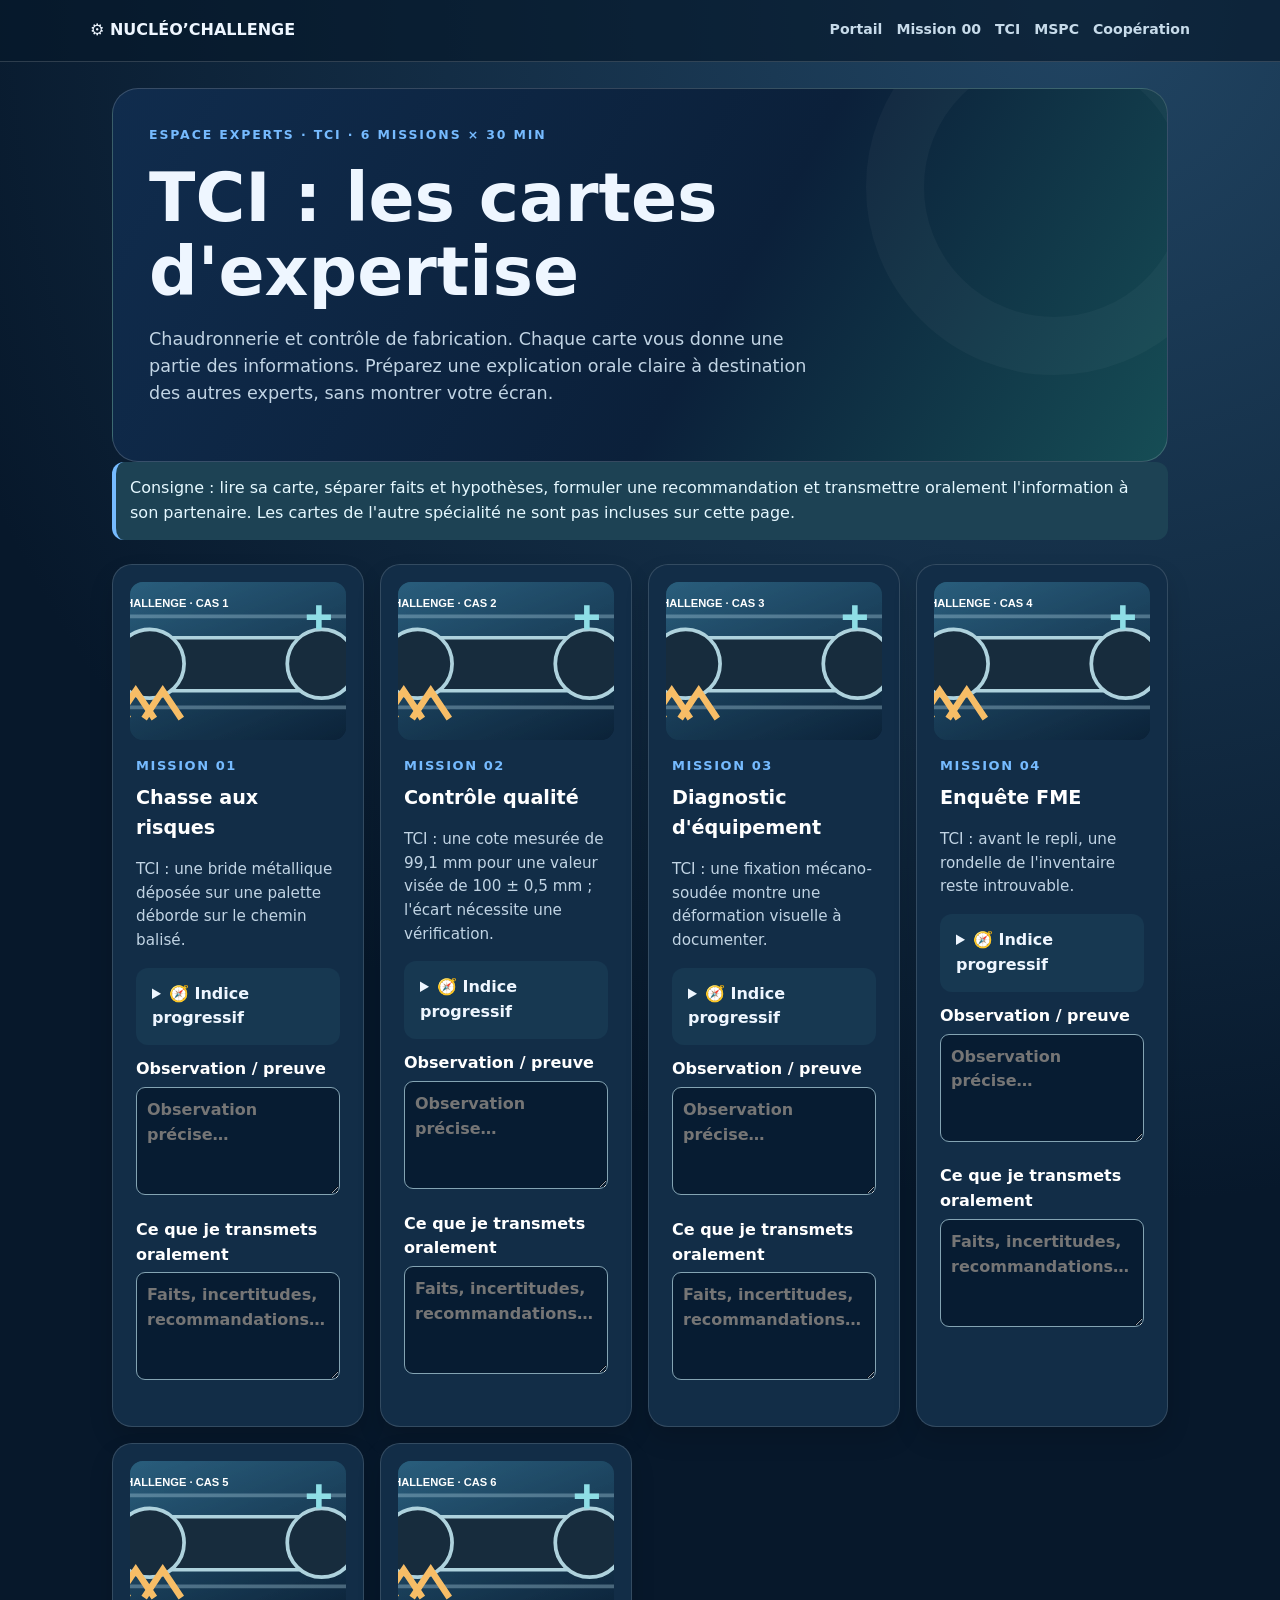
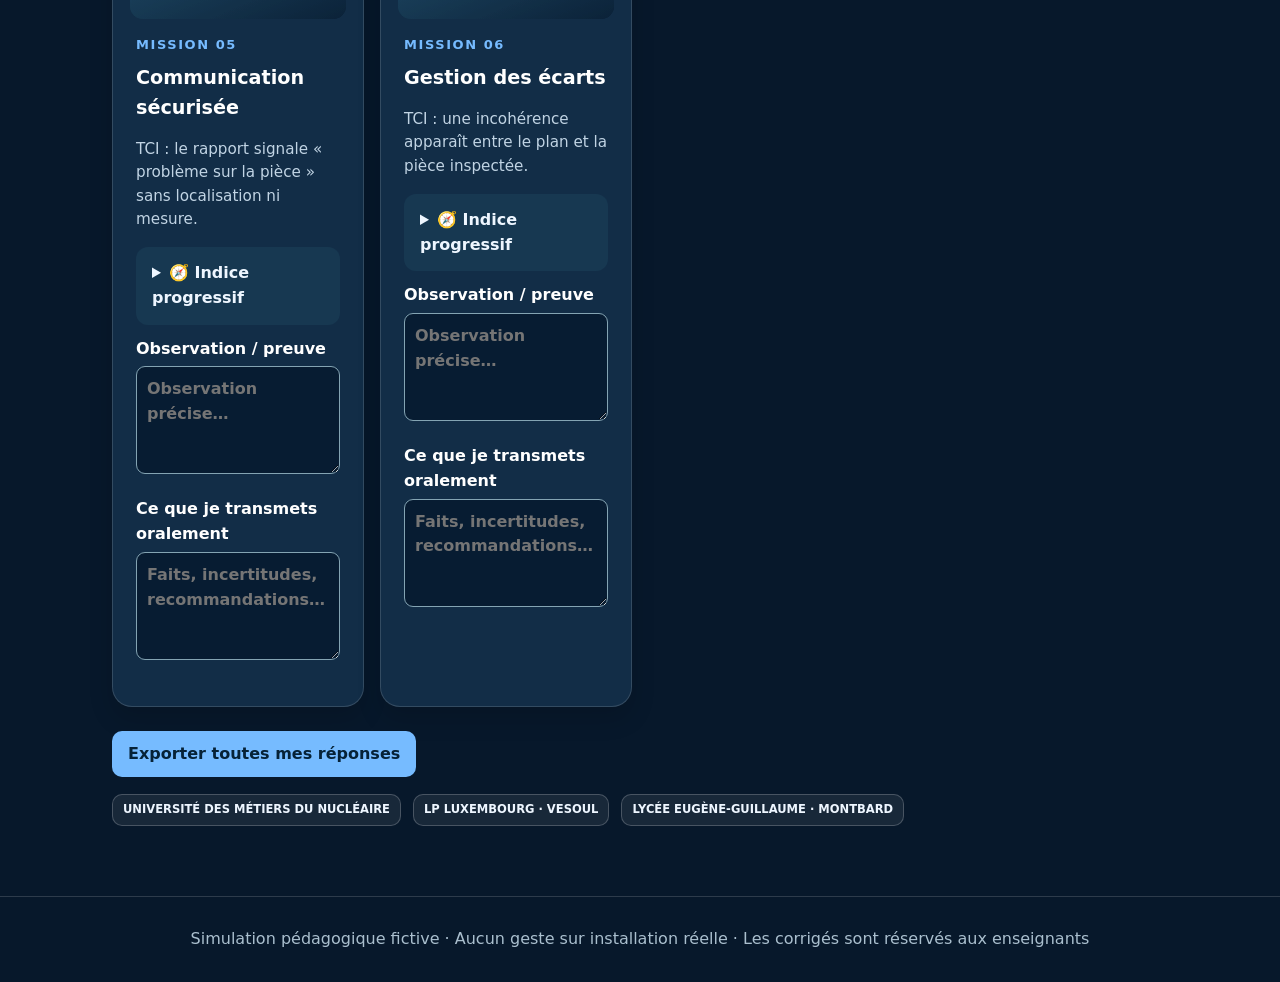
<file: tci.html>
<!doctype html><html lang="fr"><head><meta charset="utf-8"><meta name="viewport" content="width=device-width,initial-scale=1"><title>Experts TCI – NUCLÉO’CHALLENGE</title><link rel="stylesheet" href="style.css"></head><body class="theme-tci"><header><strong>⚙ NUCLÉO’CHALLENGE</strong><nav><a href="index.html">Portail</a><a href="accueil.html">Mission 00</a><a href="tci.html">TCI</a><a href="mspc.html">MSPC</a><a href="collectif.html">Coopération</a></nav></header><main><section class="hero"><div class="eyebrow">Espace experts · TCI · 6 missions × 30 min</div><h1>TCI : les cartes d'expertise</h1><p class="intro">Chaudronnerie et contrôle de fabrication. Chaque carte vous donne une partie des informations. Préparez une explication orale claire à destination des autres experts, sans montrer votre écran.</p></section><div class="notice">Consigne : lire sa carte, séparer faits et hypothèses, formuler une recommandation et transmettre oralement l'information à son partenaire. Les cartes de l'autre spécialité ne sont pas incluses sur cette page.</div><div class="cards"><article class="panel"><div class="scene"><svg viewBox="0 0 400 170" preserveAspectRatio="xMidYMid slice"><defs><linearGradient id="g1" x2="1" y2="1"><stop stop-color="#2e6686"/><stop offset="1" stop-color="#081b30"/></linearGradient></defs><rect width="400" height="170" fill="url(#g1)"/><g opacity=".37" stroke="#accddf" fill="none" stroke-width="4"><path d="M0 37H400M0 135H400M55 0V170M340 0V170"/><path d="M42 75H360M42 92H360" stroke-width="15"/></g><g fill="#172c3d" stroke="#aed2dd" stroke-width="4"><rect x="105" y="60" width="185" height="57" rx="18"/><circle cx="105" cy="88" r="37"/><circle cx="290" cy="88" r="37"/></g><g fill="none" stroke="#f7bd66" stroke-width="7"><path d="M42 147l20-30 20 30M70 147l20-30 20 30M99 147l20-30 20 30"/></g><path d="M287 25v26M274 38h26" stroke="#8edee6" stroke-width="6"/><text x="16" y="27" font-size="12" fill="white" font-weight="700" font-family="sans-serif">NUCLÉO’CHALLENGE · CAS 1</text></svg></div><div class="cardnum">MISSION 01</div><h3>Chasse aux risques</h3><p>TCI : une bride métallique déposée sur une palette déborde sur le chemin balisé.</p><details><summary>🧭 Indice progressif</summary><p>Quelle preuve mesurée ou observation de fabrication avez-vous ?</p></details><label>Observation / preuve<textarea data-save="M1 observation" placeholder="Observation précise…"></textarea></label><label>Ce que je transmets oralement<textarea data-save="M1 transmission" placeholder="Faits, incertitudes, recommandations…"></textarea></label></article><article class="panel"><div class="scene"><svg viewBox="0 0 400 170" preserveAspectRatio="xMidYMid slice"><defs><linearGradient id="g2" x2="1" y2="1"><stop stop-color="#2e6686"/><stop offset="1" stop-color="#081b30"/></linearGradient></defs><rect width="400" height="170" fill="url(#g2)"/><g opacity=".37" stroke="#accddf" fill="none" stroke-width="4"><path d="M0 37H400M0 135H400M55 0V170M340 0V170"/><path d="M42 75H360M42 92H360" stroke-width="15"/></g><g fill="#172c3d" stroke="#aed2dd" stroke-width="4"><rect x="105" y="60" width="185" height="57" rx="18"/><circle cx="105" cy="88" r="37"/><circle cx="290" cy="88" r="37"/></g><g fill="none" stroke="#f7bd66" stroke-width="7"><path d="M42 147l20-30 20 30M70 147l20-30 20 30M99 147l20-30 20 30"/></g><path d="M287 25v26M274 38h26" stroke="#8edee6" stroke-width="6"/><text x="16" y="27" font-size="12" fill="white" font-weight="700" font-family="sans-serif">NUCLÉO’CHALLENGE · CAS 2</text></svg></div><div class="cardnum">MISSION 02</div><h3>Contrôle qualité</h3><p>TCI : une cote mesurée de 99,1 mm pour une valeur visée de 100 ± 0,5 mm ; l'écart nécessite une vérification.</p><details><summary>🧭 Indice progressif</summary><p>Quelle preuve mesurée ou observation de fabrication avez-vous ?</p></details><label>Observation / preuve<textarea data-save="M2 observation" placeholder="Observation précise…"></textarea></label><label>Ce que je transmets oralement<textarea data-save="M2 transmission" placeholder="Faits, incertitudes, recommandations…"></textarea></label></article><article class="panel"><div class="scene"><svg viewBox="0 0 400 170" preserveAspectRatio="xMidYMid slice"><defs><linearGradient id="g3" x2="1" y2="1"><stop stop-color="#2e6686"/><stop offset="1" stop-color="#081b30"/></linearGradient></defs><rect width="400" height="170" fill="url(#g3)"/><g opacity=".37" stroke="#accddf" fill="none" stroke-width="4"><path d="M0 37H400M0 135H400M55 0V170M340 0V170"/><path d="M42 75H360M42 92H360" stroke-width="15"/></g><g fill="#172c3d" stroke="#aed2dd" stroke-width="4"><rect x="105" y="60" width="185" height="57" rx="18"/><circle cx="105" cy="88" r="37"/><circle cx="290" cy="88" r="37"/></g><g fill="none" stroke="#f7bd66" stroke-width="7"><path d="M42 147l20-30 20 30M70 147l20-30 20 30M99 147l20-30 20 30"/></g><path d="M287 25v26M274 38h26" stroke="#8edee6" stroke-width="6"/><text x="16" y="27" font-size="12" fill="white" font-weight="700" font-family="sans-serif">NUCLÉO’CHALLENGE · CAS 3</text></svg></div><div class="cardnum">MISSION 03</div><h3>Diagnostic d'équipement</h3><p>TCI : une fixation mécano-soudée montre une déformation visuelle à documenter.</p><details><summary>🧭 Indice progressif</summary><p>Quelle preuve mesurée ou observation de fabrication avez-vous ?</p></details><label>Observation / preuve<textarea data-save="M3 observation" placeholder="Observation précise…"></textarea></label><label>Ce que je transmets oralement<textarea data-save="M3 transmission" placeholder="Faits, incertitudes, recommandations…"></textarea></label></article><article class="panel"><div class="scene"><svg viewBox="0 0 400 170" preserveAspectRatio="xMidYMid slice"><defs><linearGradient id="g4" x2="1" y2="1"><stop stop-color="#2e6686"/><stop offset="1" stop-color="#081b30"/></linearGradient></defs><rect width="400" height="170" fill="url(#g4)"/><g opacity=".37" stroke="#accddf" fill="none" stroke-width="4"><path d="M0 37H400M0 135H400M55 0V170M340 0V170"/><path d="M42 75H360M42 92H360" stroke-width="15"/></g><g fill="#172c3d" stroke="#aed2dd" stroke-width="4"><rect x="105" y="60" width="185" height="57" rx="18"/><circle cx="105" cy="88" r="37"/><circle cx="290" cy="88" r="37"/></g><g fill="none" stroke="#f7bd66" stroke-width="7"><path d="M42 147l20-30 20 30M70 147l20-30 20 30M99 147l20-30 20 30"/></g><path d="M287 25v26M274 38h26" stroke="#8edee6" stroke-width="6"/><text x="16" y="27" font-size="12" fill="white" font-weight="700" font-family="sans-serif">NUCLÉO’CHALLENGE · CAS 4</text></svg></div><div class="cardnum">MISSION 04</div><h3>Enquête FME</h3><p>TCI : avant le repli, une rondelle de l'inventaire reste introuvable.</p><details><summary>🧭 Indice progressif</summary><p>Quelle preuve mesurée ou observation de fabrication avez-vous ?</p></details><label>Observation / preuve<textarea data-save="M4 observation" placeholder="Observation précise…"></textarea></label><label>Ce que je transmets oralement<textarea data-save="M4 transmission" placeholder="Faits, incertitudes, recommandations…"></textarea></label></article><article class="panel"><div class="scene"><svg viewBox="0 0 400 170" preserveAspectRatio="xMidYMid slice"><defs><linearGradient id="g5" x2="1" y2="1"><stop stop-color="#2e6686"/><stop offset="1" stop-color="#081b30"/></linearGradient></defs><rect width="400" height="170" fill="url(#g5)"/><g opacity=".37" stroke="#accddf" fill="none" stroke-width="4"><path d="M0 37H400M0 135H400M55 0V170M340 0V170"/><path d="M42 75H360M42 92H360" stroke-width="15"/></g><g fill="#172c3d" stroke="#aed2dd" stroke-width="4"><rect x="105" y="60" width="185" height="57" rx="18"/><circle cx="105" cy="88" r="37"/><circle cx="290" cy="88" r="37"/></g><g fill="none" stroke="#f7bd66" stroke-width="7"><path d="M42 147l20-30 20 30M70 147l20-30 20 30M99 147l20-30 20 30"/></g><path d="M287 25v26M274 38h26" stroke="#8edee6" stroke-width="6"/><text x="16" y="27" font-size="12" fill="white" font-weight="700" font-family="sans-serif">NUCLÉO’CHALLENGE · CAS 5</text></svg></div><div class="cardnum">MISSION 05</div><h3>Communication sécurisée</h3><p>TCI : le rapport signale « problème sur la pièce » sans localisation ni mesure.</p><details><summary>🧭 Indice progressif</summary><p>Quelle preuve mesurée ou observation de fabrication avez-vous ?</p></details><label>Observation / preuve<textarea data-save="M5 observation" placeholder="Observation précise…"></textarea></label><label>Ce que je transmets oralement<textarea data-save="M5 transmission" placeholder="Faits, incertitudes, recommandations…"></textarea></label></article><article class="panel"><div class="scene"><svg viewBox="0 0 400 170" preserveAspectRatio="xMidYMid slice"><defs><linearGradient id="g6" x2="1" y2="1"><stop stop-color="#2e6686"/><stop offset="1" stop-color="#081b30"/></linearGradient></defs><rect width="400" height="170" fill="url(#g6)"/><g opacity=".37" stroke="#accddf" fill="none" stroke-width="4"><path d="M0 37H400M0 135H400M55 0V170M340 0V170"/><path d="M42 75H360M42 92H360" stroke-width="15"/></g><g fill="#172c3d" stroke="#aed2dd" stroke-width="4"><rect x="105" y="60" width="185" height="57" rx="18"/><circle cx="105" cy="88" r="37"/><circle cx="290" cy="88" r="37"/></g><g fill="none" stroke="#f7bd66" stroke-width="7"><path d="M42 147l20-30 20 30M70 147l20-30 20 30M99 147l20-30 20 30"/></g><path d="M287 25v26M274 38h26" stroke="#8edee6" stroke-width="6"/><text x="16" y="27" font-size="12" fill="white" font-weight="700" font-family="sans-serif">NUCLÉO’CHALLENGE · CAS 6</text></svg></div><div class="cardnum">MISSION 06</div><h3>Gestion des écarts</h3><p>TCI : une incohérence apparaît entre le plan et la pièce inspectée.</p><details><summary>🧭 Indice progressif</summary><p>Quelle preuve mesurée ou observation de fabrication avez-vous ?</p></details><label>Observation / preuve<textarea data-save="M6 observation" placeholder="Observation précise…"></textarea></label><label>Ce que je transmets oralement<textarea data-save="M6 transmission" placeholder="Faits, incertitudes, recommandations…"></textarea></label></article></div><button onclick="save('expert-tci')">Exporter toutes mes réponses</button><div class="logos"><span>UNIVERSITÉ DES MÉTIERS DU NUCLÉAIRE</span><span>LP LUXEMBOURG · VESOUL</span><span>LYCÉE EUGÈNE-GUILLAUME · MONTBARD</span></div></main><footer>Simulation pédagogique fictive · Aucun geste sur installation réelle · Les corrigés sont réservés aux enseignants</footer><script>function save(id){let fields=[...document.querySelectorAll('[data-save]')];let text='NUCLEO CHALLENGE - '+document.title+'\n\n'+fields.map(x=>x.dataset.save+': '+x.value).join('\n\n');let a=document.createElement('a');a.href=URL.createObjectURL(new Blob([text],{type:'text/plain;charset=utf-8'}));a.download=id+'-reponses.txt';a.click();setTimeout(()=>URL.revokeObjectURL(a.href),1500);}function check(id,ans){let el=document.getElementById(id),out=document.getElementById(id+'-result');out.textContent=el.value===ans?'Bonne réponse, justifiez votre choix.':'À discuter avec le groupe : appuyez votre réponse sur les faits observés.';};</script></body></html>
</file>
<file: style.css>
:root{--bg:#07182b;--surface:#112d48;--text:#eef6ff;--mute:#c1d4e4;--accent:#50c9cf}*{box-sizing:border-box}body{margin:0;background:radial-gradient(circle at 85% 0,#214563,transparent 43%),#07182b;color:var(--text);font:16px system-ui,-apple-system,Segoe UI,sans-serif;line-height:1.55}header{display:flex;justify-content:space-between;align-items:center;gap:1rem;flex-wrap:wrap;padding:18px max(24px,calc((100% - 1100px)/2));border-bottom:1px solid #ffffff28;background:#061729a8}a{color:inherit}nav{display:flex;flex-wrap:wrap;gap:14px}nav a{font-weight:700;font-size:.88rem;color:#c7dbea;text-decoration:none}main{max-width:1100px;margin:auto;padding:26px 22px 70px}.eyebrow{font-size:.78rem;letter-spacing:.15em;text-transform:uppercase;color:var(--accent);font-weight:800}h1{font-size:clamp(2.2rem,5.7vw,4.25rem);line-height:1.08;margin:.25em 0}h2{font-size:1.55rem}p{color:var(--mute)}.hero{padding:36px;min-height:260px;background:linear-gradient(120deg,#102c4d,#0b203a 58%,#164d55);border:1px solid #ffffff2b;border-radius:26px;position:relative;overflow:hidden}.hero:after{content:'';position:absolute;width:260px;height:260px;right:-75px;top:-90px;border:58px solid #ffffff08;border-radius:50%;pointer-events:none}.hero p{max-width:680px}.cards{display:grid;grid-template-columns:repeat(auto-fit,minmax(240px,1fr));gap:16px;margin:24px 0}.panel{background:#122d47;border:1px solid #ffffff24;border-radius:20px;padding:23px;box-shadow:0 12px 25px #0002}.panel h3{margin:.4em 0;color:white;font-size:1.2rem}.panel p{font-size:.95rem}.tag{display:inline-flex;color:#06192c;background:var(--accent);font-weight:800;border-radius:20px;padding:3px 11px;font-size:.75rem}.scene{height:158px;border-radius:13px;background:linear-gradient(150deg,#1c5266,#0a1e34);position:relative;overflow:hidden;margin:-6px -6px 16px}.scene svg{width:100%;height:100%}.btn,button{display:inline-block;border:0;padding:11px 16px;border-radius:10px;background:var(--accent);color:#062237;font:inherit;font-weight:800;text-decoration:none;cursor:pointer}button.secondary{background:transparent;color:white;border:1px solid #ffffff66}input,textarea,select{font:inherit;background:#071c32;color:white;border:1px solid #84a4b3;padding:10px;border-radius:9px;width:100%;margin:5px 0 15px}textarea{min-height:108px}label{font-weight:700;color:white;display:block}details{margin:12px 0;padding:14px 16px;background:#173851;border-radius:12px}summary{cursor:pointer;font-weight:800}summary:hover{color:var(--accent)}.notice{padding:14px;border-radius:12px;background:#1d4254;border-left:4px solid var(--accent);color:#e5f8ff}.steps{display:grid;grid-template-columns:repeat(auto-fit,minmax(180px,1fr));gap:10px}.step{padding:15px;border:1px solid #ffffff35;border-radius:12px}.number{font-size:2rem;font-weight:900;color:var(--accent)}.question{padding:18px;background:#0d263e;border-radius:13px;margin:15px 0}footer{padding:30px;text-align:center;color:#aabfce;border-top:1px solid #ffffff27}.logos{display:flex;gap:12px;flex-wrap:wrap;margin-top:17px}.logos span{border:1px solid #ffffff35;border-radius:10px;padding:6px 10px;background:#ffffff12;font-weight:700;font-size:.72rem}.intro{font-size:1.1rem}.muted{color:#b2c8d8}.result{font-weight:700;color:#78edc8}.wide{max-width:650px}.cardnum{font-size:13px;color:var(--accent);letter-spacing:.12em;font-weight:800}.theme-tci{--accent:#76bbff}.theme-mspc{--accent:#ffbe7d}.theme-collectif{--accent:#8ae0b5}.theme-accueil{--accent:#cbb0ff}@media print{body{background:white;color:#15283a}header,nav,button{display:none}.panel,.hero{color:#15283a;background:white;border:1px solid #abc}.panel p,.hero p{color:#15283a}main{max-width:none}}
</file>
